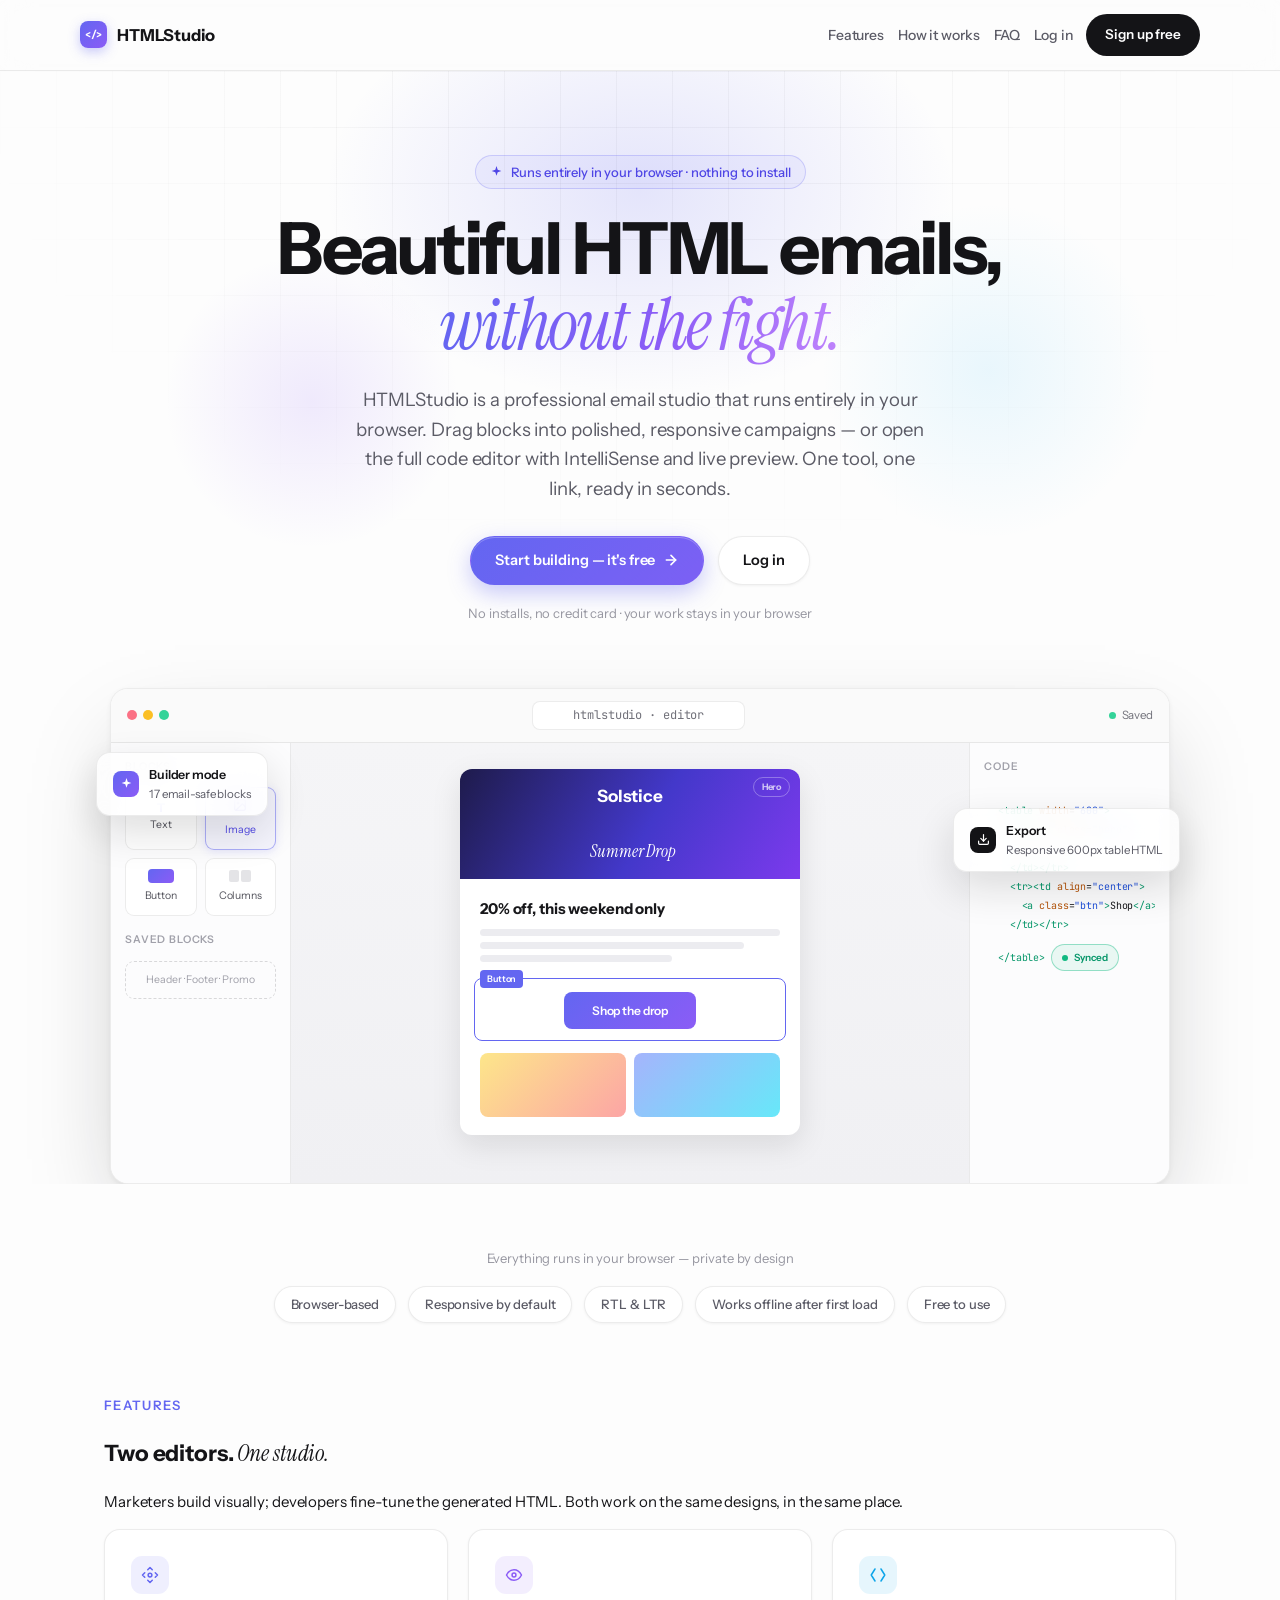
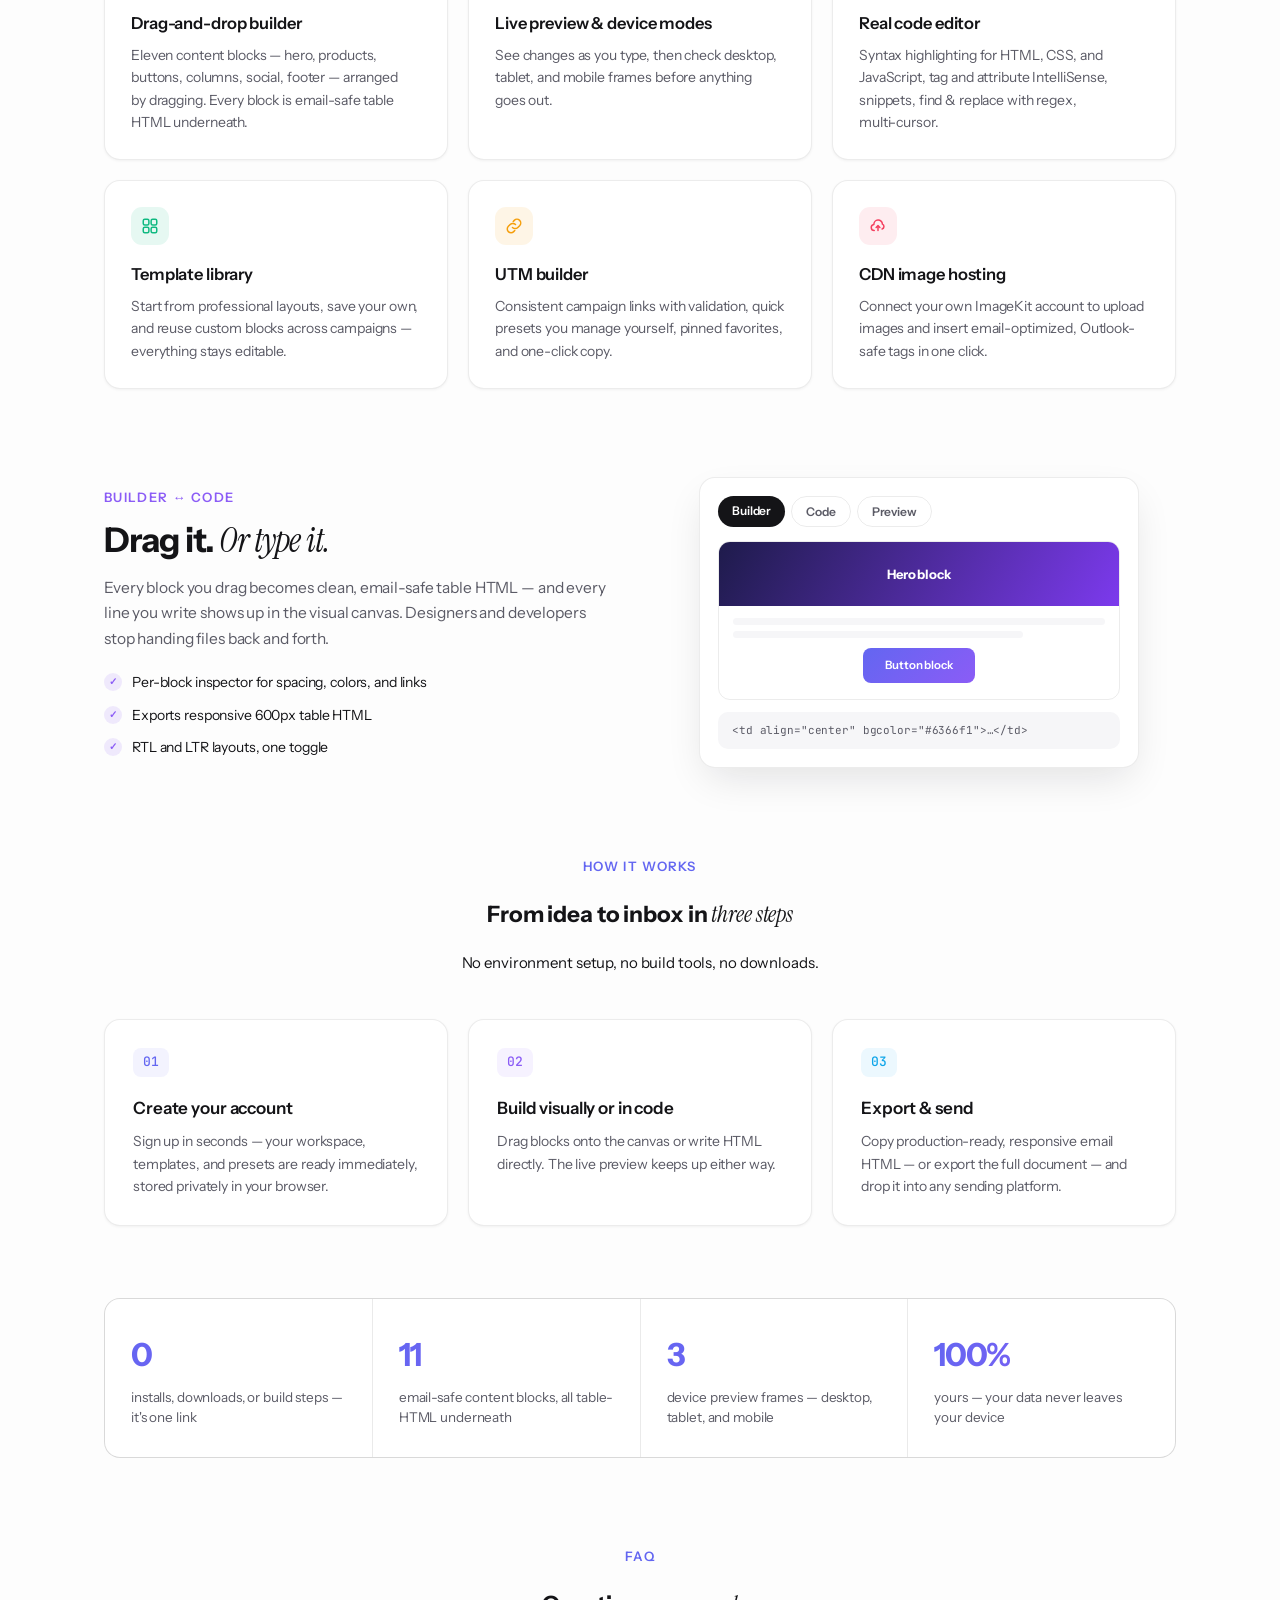
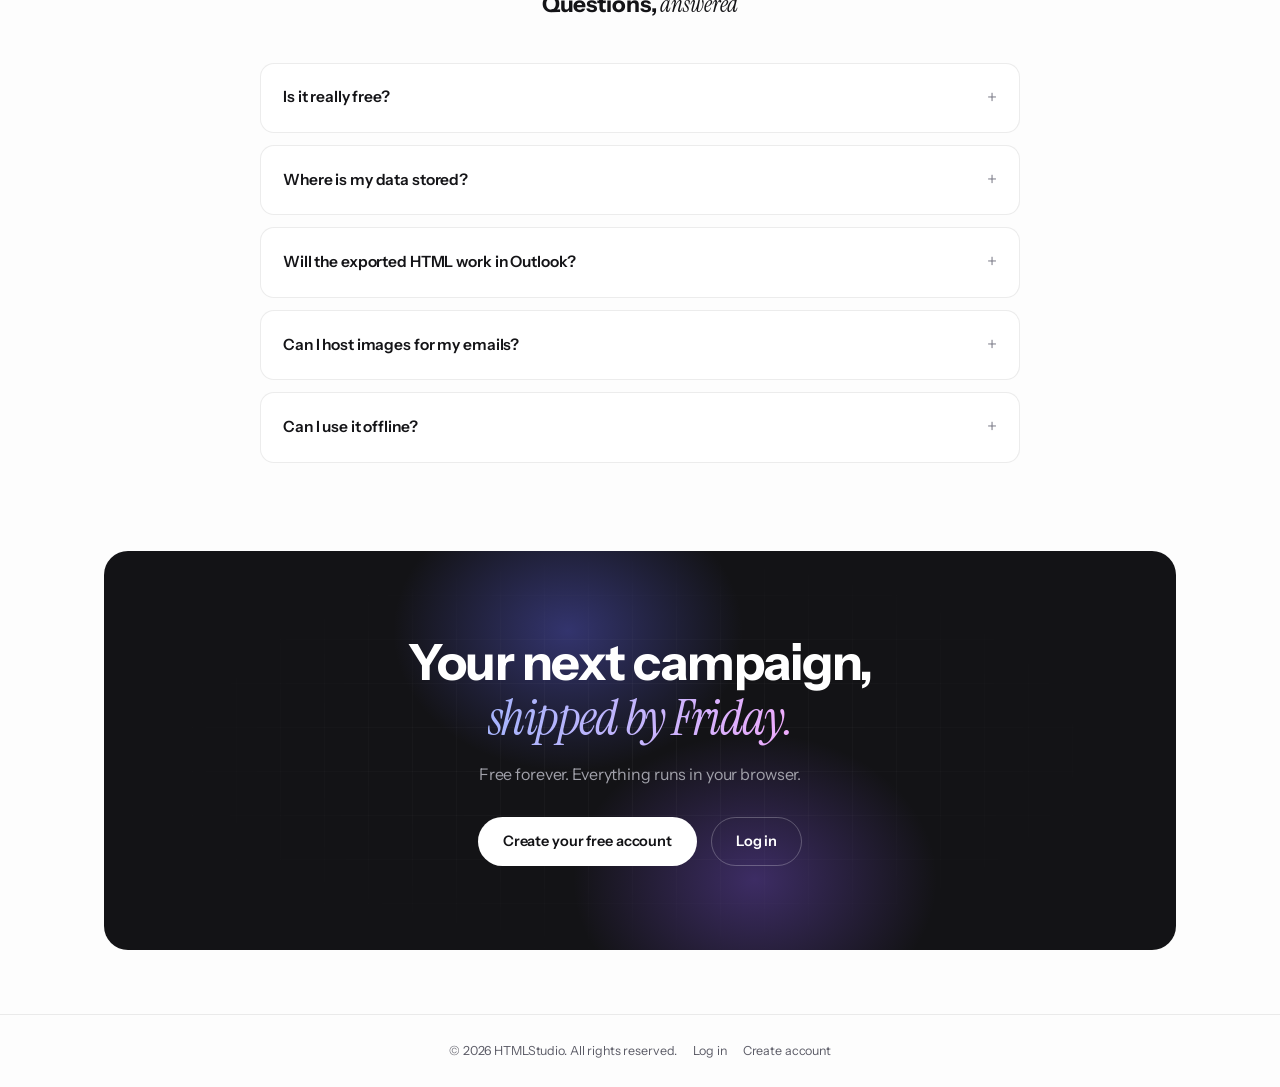
<file: WebApp/index.html>
<!DOCTYPE html>
<html lang="en" data-theme="light">
<head>
<meta charset="UTF-8">
<meta name="viewport" content="width=device-width, initial-scale=1.0">
<meta name="color-scheme" content="light">
<title>HTMLStudio — Email design studio</title>
<meta name="description" content="Design, code, and ship beautiful emails right in your browser. Drag-and-drop builder, real code editor, live preview, template library, and UTM tracking — nothing to install.">
<link rel="canonical" href="https://aurora-html-editor.vercel.app/">
<meta name="theme-color" content="#6366f1">
<meta name="robots" content="index, follow">
<meta property="og:type" content="website">
<meta property="og:site_name" content="HTMLStudio">
<meta property="og:title" content="HTMLStudio — Email design studio">
<meta property="og:description" content="Design, code, and ship beautiful emails right in your browser. Drag-and-drop builder, real code editor, live preview, template library, and UTM tracking — nothing to install.">
<meta property="og:url" content="https://aurora-html-editor.vercel.app/">
<meta name="twitter:card" content="summary_large_image">
<meta name="twitter:title" content="HTMLStudio — Email design studio">
<meta name="twitter:description" content="Design, code, and ship beautiful emails right in your browser — drag-and-drop builder, real code editor, live preview, and UTM tracking.">
<link rel="icon" href="data:image/svg+xml,%3Csvg xmlns='http://www.w3.org/2000/svg' viewBox='0 0 32 32'%3E%3Crect width='32' height='32' rx='7' fill='%236366f1'/%3E%3Ctext x='16' y='22' font-family='system-ui,sans-serif' font-size='17' font-weight='700' fill='white' text-anchor='middle'%3EH%3C/text%3E%3C/svg%3E">
<link rel="stylesheet" href="aurora.css">
<script src="datastore.js"></script>
<script src="auth.js"></script>
<style>
  /* Landing commits to the light, premium HTMLStudio look. */
  body { overflow-x: hidden; }

  /* ---------- Hero ---------- */
  .hero {
    position: relative; overflow: hidden; padding: 84px 24px 0;
  }
  .hero-bg { position: absolute; inset: 0; pointer-events: none; }
  .hero-bg .glow-a {
    position: absolute; top: -180px; left: 50%; transform: translateX(-50%);
    width: 900px; height: 600px;
    background: radial-gradient(closest-side, rgba(99, 102, 241, 0.16), transparent 70%);
  }
  .hero-bg .glow-b {
    position: absolute; top: 120px; left: 8%; width: 420px; height: 420px;
    background: radial-gradient(closest-side, rgba(139, 92, 246, 0.12), transparent 70%);
  }
  .hero-bg .glow-c {
    position: absolute; top: 60px; right: 4%; width: 480px; height: 480px;
    background: radial-gradient(closest-side, rgba(56, 189, 248, 0.10), transparent 70%);
  }
  .hero-bg .grid-lines {
    position: absolute; inset: 0;
    background-image:
      linear-gradient(rgba(19, 19, 22, 0.035) 1px, transparent 1px),
      linear-gradient(90deg, rgba(19, 19, 22, 0.035) 1px, transparent 1px);
    background-size: 56px 56px;
    mask-image: radial-gradient(ellipse 70% 60% at 50% 0%, #000 30%, transparent 75%);
    -webkit-mask-image: radial-gradient(ellipse 70% 60% at 50% 0%, #000 30%, transparent 75%);
  }
  .hero-inner { position: relative; max-width: 880px; margin: 0 auto; text-align: center; }
  .hero-badge {
    display: inline-flex; align-items: center; gap: 8px;
    padding: 6px 14px; border-radius: 999px;
    border: 1px solid rgba(99, 102, 241, 0.25); background: rgba(99, 102, 241, 0.06);
    font-size: 13px; font-weight: 500; color: var(--accent-hover);
    animation: fade-up 0.7s 0.05s both;
  }
  .hero h1 {
    font-size: clamp(40px, 6.4vw, 72px); line-height: 1.04; letter-spacing: -0.035em;
    font-weight: 700; margin: 22px 0 0; animation: fade-up 0.7s 0.12s both;
  }
  .hero .lede {
    max-width: 580px; margin: 22px auto 0;
    font-size: clamp(16px, 2vw, 18.5px); line-height: 1.6; color: var(--fg-dim);
    text-wrap: pretty; animation: fade-up 0.7s 0.2s both;
  }
  .hero-ctas {
    display: flex; gap: 14px; justify-content: center; margin-top: 32px; flex-wrap: wrap;
    animation: fade-up 0.7s 0.28s both;
  }
  .hero .fine { margin-top: 18px; font-size: 13px; color: var(--fg-faint); animation: fade-up 0.7s 0.34s both; }

  @keyframes fade-up { from { opacity: 0; transform: translateY(26px); } to { opacity: 1; transform: translateY(0); } }
  @keyframes float-a { 0%, 100% { transform: translateY(0); } 50% { transform: translateY(-12px); } }
  @keyframes float-b { 0%, 100% { transform: translateY(0) rotate(-1.5deg); } 50% { transform: translateY(10px) rotate(-1.5deg); } }
  @keyframes pulse-dot { 0%, 100% { opacity: 1; } 50% { opacity: 0.35; } }

  /* ---------- Hero product mockup (pure HTML/CSS, mirrors the real editor) ---------- */
  .mock-wrap { position: relative; max-width: 1060px; margin: 64px auto 0; animation: fade-up 0.9s 0.4s both; }
  .mock-underglow {
    position: absolute; left: 50%; bottom: -40px; transform: translateX(-50%);
    width: 80%; height: 200px; filter: blur(20px);
    background: radial-gradient(closest-side, rgba(99, 102, 241, 0.28), transparent 72%);
  }
  .chip {
    position: absolute; z-index: 3; display: flex; align-items: center; gap: 10px;
    background: rgba(255, 255, 255, 0.85); backdrop-filter: blur(12px); -webkit-backdrop-filter: blur(12px);
    border: 1px solid var(--border); border-radius: 14px; padding: 12px 16px;
    box-shadow: 0 16px 40px rgba(19, 19, 22, 0.14);
  }
  .chip-l { top: 64px; left: -14px; animation: float-a 6s ease-in-out infinite; }
  .chip-r { top: 120px; right: -10px; animation: float-b 7s ease-in-out infinite; }
  .chip .chip-ico {
    width: 26px; height: 26px; border-radius: 8px; flex: none;
    display: grid; place-items: center;
  }
  .chip b { display: block; font-size: 12.5px; font-weight: 600; }
  .chip small { display: block; font-size: 11.5px; color: var(--fg-dim); }
  .mock-window {
    position: relative; z-index: 2; border-radius: 18px; border: 1px solid var(--border);
    background: #fff; overflow: hidden;
    box-shadow: 0 40px 90px -20px rgba(19, 19, 22, 0.25), 0 2px 6px rgba(19, 19, 22, 0.06);
  }
  .mock-titlebar {
    display: flex; align-items: center; gap: 10px; padding: 12px 16px;
    border-bottom: 1px solid var(--border); background: #fafafa;
  }
  .mock-titlebar .lights { display: flex; gap: 6px; }
  .mock-titlebar .lights span { width: 10px; height: 10px; border-radius: 50%; }
  .mock-url {
    flex: 1; display: flex; justify-content: center;
  }
  .mock-url span {
    font-size: 12px; color: #71717a; background: #fff; border: 1px solid var(--border);
    border-radius: 8px; padding: 4px 40px; font-family: var(--code-font);
  }
  .mock-saved { display: flex; align-items: center; gap: 6px; font-size: 11.5px; color: #71717a; }
  .mock-saved i { width: 7px; height: 7px; border-radius: 50%; background: #34d399; animation: pulse-dot 2s infinite; }
  .mock-body { display: grid; grid-template-columns: 180px 1fr 200px; min-height: 440px; }
  .mock-rail { border-right: 1px solid var(--border); padding: 16px 14px; background: #fcfcfd; }
  .mock-rail-r { border-right: 0; border-left: 1px solid var(--border); }
  .rail-label {
    font-size: 10.5px; font-weight: 600; letter-spacing: 0.08em; text-transform: uppercase;
    color: #a1a1aa; margin-bottom: 12px;
  }
  .block-grid { display: grid; grid-template-columns: 1fr 1fr; gap: 8px; }
  .block-tile {
    border: 1px solid var(--border); border-radius: 9px; padding: 10px 6px;
    text-align: center; font-size: 10.5px; color: #52525b; background: #fff;
  }
  .block-tile.sel {
    border-color: rgba(99, 102, 241, 0.5); color: var(--accent-hover);
    background: rgba(99, 102, 241, 0.05); box-shadow: 0 2px 8px rgba(99, 102, 241, 0.15);
  }
  .mock-canvas {
    background: linear-gradient(180deg, #f5f5f7, #f0f0f3);
    display: flex; justify-content: center; padding: 26px 20px;
  }
  .email-card {
    width: 340px; max-width: 100%; background: #fff; border-radius: 12px; height: fit-content;
    box-shadow: 0 10px 30px rgba(19, 19, 22, 0.1); overflow: hidden;
  }
  .email-hero {
    height: 110px; position: relative; display: grid; place-items: center;
    background: linear-gradient(120deg, #1e1b4b, #4338ca 55%, #7c3aed);
    color: #fff; font-weight: 700; font-size: 17px; letter-spacing: -0.01em;
  }
  .email-hero .tag {
    position: absolute; top: 8px; right: 10px; font-size: 9px; color: rgba(255,255,255,0.7);
    border: 1px solid rgba(255,255,255,0.3); border-radius: 999px; padding: 2px 8px;
  }
  .bar { height: 7px; border-radius: 4px; background: #ececf0; margin-bottom: 6px; }
  .email-btn-row { padding: 14px 20px 6px; position: relative; }
  .sel-outline {
    position: absolute; inset: 8px 14px 0; border: 1.5px solid var(--accent);
    border-radius: 8px; pointer-events: none;
  }
  .sel-label {
    position: absolute; top: 0; left: 20px; background: var(--accent); color: #fff;
    font-size: 9px; font-weight: 600; border-radius: 4px; padding: 2px 7px;
  }
  .email-btn {
    width: 132px; margin: 8px auto 6px; padding: 9px 0; text-align: center; border-radius: 8px;
    background: var(--grad); color: #fff; font-size: 12px; font-weight: 600;
  }
  .mock-code { font-family: var(--code-font); font-size: 10px; line-height: 1.9; padding: 14px; overflow: hidden; white-space: nowrap; }
  .mock-code .t { color: #059669; }
  .mock-code .a { color: #b45309; }
  .mock-code .v { color: #1d4ed8; }
  .mock-code .c { color: #a1a1aa; }
  .synced {
    margin-top: 10px; display: inline-flex; align-items: center; gap: 6px;
    font-size: 10px; font-weight: 600; color: #059669;
    border: 1px solid rgba(16, 185, 129, 0.4); background: rgba(16, 185, 129, 0.08);
    border-radius: 999px; padding: 3px 10px; font-family: var(--ui-font);
  }
  .synced i { width: 6px; height: 6px; border-radius: 50%; background: #10b981; }

  /* ---------- Pills strip ---------- */
  .pills-strip {
    max-width: 1120px; margin: 64px auto 0; padding: 0 24px; text-align: center;
  }
  .pills-strip .cap { font-size: 13px; color: var(--fg-faint); margin-bottom: 18px; }
  .pills-strip .row { display: flex; gap: 10px 12px; flex-wrap: wrap; justify-content: center; }
  .pill {
    border: 1px solid var(--border); border-radius: 999px; padding: 7px 16px;
    background: var(--panel); font-size: 13px; font-weight: 500; color: var(--fg-dim);
    box-shadow: var(--shadow-sm); white-space: nowrap;
  }

  /* ---------- Features ---------- */
  .feat-grid { display: grid; grid-template-columns: repeat(auto-fit, minmax(300px, 1fr)); gap: 20px; }
  .feat {
    background: var(--panel); border: 1px solid var(--border); border-radius: 16px; padding: 26px;
    box-shadow: var(--shadow-sm);
    transition: transform 0.25s ease, box-shadow 0.25s ease;
  }
  .feat:hover { transform: translateY(-4px); box-shadow: 0 16px 36px rgba(19, 19, 22, 0.1); }
  .feat .ico {
    width: 38px; height: 38px; border-radius: 11px; margin-bottom: 16px;
    display: flex; align-items: center; justify-content: center;
  }
  .feat .ico svg { width: 18px; height: 18px; }
  .feat h3 { margin: 0 0 7px; font-size: 16.5px; font-weight: 600; }
  .feat p { margin: 0; font-size: 14px; color: var(--fg-dim); line-height: 1.6; text-wrap: pretty; }

  /* ---------- Showcase row ---------- */
  .showcase {
    display: grid; grid-template-columns: repeat(auto-fit, minmax(320px, 1fr));
    gap: 44px; align-items: center; margin-top: 88px;
  }
  .showcase h3 {
    font-size: clamp(26px, 3vw, 34px); letter-spacing: -0.025em; font-weight: 700;
    line-height: 1.15; margin: 12px 0 14px;
  }
  .showcase .body { font-size: 15.5px; line-height: 1.65; color: var(--fg-dim); margin: 0 0 20px; text-wrap: pretty; }
  .check-list { display: flex; flex-direction: column; gap: 10px; font-size: 14px; color: var(--fg); }
  .check-list div { display: flex; gap: 10px; align-items: center; }
  .check-list .ck {
    width: 18px; height: 18px; border-radius: 50%; flex: none;
    background: rgba(139, 92, 246, 0.12); color: var(--accent-2);
    display: grid; place-items: center; font-size: 10px; font-weight: 700;
  }
  .showcase-art { position: relative; }
  .showcase-art .halo {
    /* Vertical bleed only — horizontal bleed caused page-level x-overflow
       on narrow screens (the section has no clipping ancestor). */
    position: absolute; inset: -30px 0;
    background: radial-gradient(closest-side, rgba(139, 92, 246, 0.14), transparent 70%);
  }

  /* ---------- Steps ---------- */
  .steps { display: grid; grid-template-columns: repeat(auto-fit, minmax(260px, 1fr)); gap: 20px; }
  .step {
    background: var(--panel); border: 1px solid var(--border); border-radius: 16px; padding: 28px;
    box-shadow: var(--shadow-sm);
  }
  .step .num {
    font-family: var(--code-font); font-size: 13px; font-weight: 500;
    border-radius: 8px; width: fit-content; padding: 4px 10px; margin-bottom: 18px;
  }
  .step h3 { margin: 0 0 8px; font-size: 17px; font-weight: 600; }
  .step p { margin: 0; font-size: 14px; color: var(--fg-dim); line-height: 1.6; text-wrap: pretty; }

  /* ---------- Facts band ---------- */
  .facts {
    margin-top: 72px; display: flex; flex-wrap: wrap; gap: 1px;
    background: var(--border); border: 1px solid var(--border);
    border-radius: 16px; overflow: hidden;
  }
  .fact { flex: 1 1 220px; background: var(--panel); padding: 30px 26px; }
  .fact .big {
    font-size: 32px; font-weight: 700; letter-spacing: -0.03em;
    background: linear-gradient(120deg, var(--accent), var(--accent-2));
    -webkit-background-clip: text; background-clip: text; color: transparent;
  }
  .fact .cap { font-size: 13.5px; color: var(--fg-dim); margin-top: 6px; line-height: 1.5; }

  /* ---------- FAQ ---------- */
  .faq-wrap { max-width: 760px; margin: 0 auto; }
  .faq-wrap details {
    border: 1px solid var(--border); border-radius: 14px; background: var(--panel);
    padding: 0 22px; margin-bottom: 12px;
  }
  .faq-wrap summary {
    cursor: pointer; font-size: 15.5px; font-weight: 600; padding: 19px 0;
    display: flex; justify-content: space-between; align-items: center; gap: 16px;
    list-style: none;
  }
  .faq-wrap summary::-webkit-details-marker { display: none; }
  .faq-wrap summary .plus { color: var(--fg-faint); font-size: 19px; font-weight: 400; flex: none; transition: transform 0.25s ease; }
  .faq-wrap details[open] summary .plus { transform: rotate(45deg); }
  .faq-wrap details p {
    font-size: 14.5px; line-height: 1.65; color: var(--fg-dim);
    margin: 0; padding: 0 0 20px; text-wrap: pretty;
  }

  /* ---------- CTA band ---------- */
  .cta-band { max-width: 1120px; margin: 88px auto 0; padding: 0 24px; }
  .cta-inner {
    position: relative; border-radius: 24px; overflow: hidden; text-align: center;
    background: #131316; padding: clamp(48px, 7vw, 84px) 32px;
  }
  .cta-inner .fx { position: absolute; inset: 0; pointer-events: none; }
  .cta-inner .fx .g1 {
    position: absolute; top: -120px; left: 20%; width: 500px; height: 400px;
    background: radial-gradient(closest-side, rgba(99, 102, 241, 0.4), transparent 70%);
  }
  .cta-inner .fx .g2 {
    position: absolute; bottom: -140px; right: 15%; width: 520px; height: 420px;
    background: radial-gradient(closest-side, rgba(139, 92, 246, 0.35), transparent 70%);
  }
  .cta-inner .fx .grid-lines {
    position: absolute; inset: 0;
    background-image:
      linear-gradient(rgba(255, 255, 255, 0.04) 1px, transparent 1px),
      linear-gradient(90deg, rgba(255, 255, 255, 0.04) 1px, transparent 1px);
    background-size: 44px 44px;
    mask-image: radial-gradient(ellipse 60% 70% at 50% 50%, #000, transparent 80%);
    -webkit-mask-image: radial-gradient(ellipse 60% 70% at 50% 50%, #000, transparent 80%);
  }
  .cta-inner h2 {
    position: relative; color: #fff; font-size: clamp(30px, 4.4vw, 50px);
    letter-spacing: -0.03em; font-weight: 700; margin: 0 0 16px; line-height: 1.1;
  }
  .cta-inner h2 .serif {
    background: linear-gradient(100deg, #a5b4fc, #c4b5fd, #f0abfc);
    -webkit-background-clip: text; background-clip: text; color: transparent;
  }
  .cta-inner p { position: relative; color: #a1a1aa; font-size: 16px; max-width: 440px; margin: 0 auto 30px; line-height: 1.6; }
  .cta-inner .row { position: relative; display: flex; gap: 14px; justify-content: center; flex-wrap: wrap; }
  .cta-inner .btn-white { background: #fff; color: #131316; }
  .cta-inner .btn-white:hover { transform: translateY(-1px); box-shadow: 0 10px 30px rgba(255, 255, 255, 0.15); }
  .cta-inner .btn-line { border: 1px solid rgba(255, 255, 255, 0.25); color: #fff; background: transparent; box-shadow: none; }
  .cta-inner .btn-line:hover { border-color: rgba(255, 255, 255, 0.6); }

  @media (max-width: 720px) {
    .site-nav .nav-link.hide-sm { display: none; }
    .chip-l { left: 4px; top: 24px; }
    .chip-r { right: 4px; }
    .mock-body { grid-template-columns: 1fr; }
    .mock-rail { display: none; }
  }
</style>
</head>
<body>

<nav class="site-nav sticky">
  <div class="nav-inner">
    <a class="brand" href="index.html"><span class="dot"></span>HTMLStudio</a>
    <span class="grow"></span>
    <a class="nav-link hide-sm" href="#features">Features</a>
    <a class="nav-link hide-sm" href="#how">How it works</a>
    <a class="nav-link hide-sm" href="#faq">FAQ</a>
    <a class="nav-link" href="login.html" id="nav-login">Log in</a>
    <a class="btn btn-dark" href="signup.html" id="nav-signup" style="padding:9px 18px;font-size:13.5px;">Sign up free</a>
  </div>
</nav>

<header class="hero">
  <div class="hero-bg" aria-hidden="true">
    <div class="glow-a"></div><div class="glow-b"></div><div class="glow-c"></div>
    <div class="grid-lines"></div>
  </div>
  <div class="hero-inner">
    <span class="hero-badge">
      <svg width="13" height="13" viewBox="0 0 24 24" fill="currentColor" aria-hidden="true"><path d="M12 2l2.2 6.8L21 11l-6.8 2.2L12 20l-2.2-6.8L3 11l6.8-2.2z"/></svg>
      Runs entirely in your browser · nothing to install
    </span>
    <h1>Beautiful HTML emails,<br><span class="serif grad-text">without the fight.</span></h1>
    <p class="lede">
      HTMLStudio is a professional email studio that runs entirely in your browser.
      Drag blocks into polished, responsive campaigns — or open the full code editor
      with IntelliSense and live preview. One tool, one link, ready in seconds.
    </p>
    <div class="hero-ctas">
      <a class="btn btn-primary" href="signup.html" id="hero-signup">
        Start building — it's free
        <svg viewBox="0 0 24 24" fill="none" stroke="currentColor" stroke-width="2.4" stroke-linecap="round" stroke-linejoin="round" aria-hidden="true"><line x1="5" y1="12" x2="19" y2="12"/><polyline points="12 5 19 12 12 19"/></svg>
      </a>
      <a class="btn btn-ghost" href="login.html" id="hero-login">Log in</a>
    </div>
    <div class="fine">No installs, no credit card · your work stays in your browser</div>
  </div>

  <!-- Product mockup: a faithful, hand-built picture of the editor -->
  <div class="mock-wrap" aria-hidden="true">
    <div class="mock-underglow"></div>

    <div class="chip chip-l">
      <span class="chip-ico" style="background:var(--grad);">
        <svg width="13" height="13" viewBox="0 0 24 24" fill="#fff"><path d="M12 2l2.2 6.8L21 11l-6.8 2.2L12 20l-2.2-6.8L3 11l6.8-2.2z"/></svg>
      </span>
      <span><b>Builder mode</b><small>17 email-safe blocks</small></span>
    </div>
    <div class="chip chip-r">
      <span class="chip-ico" style="background:#131316;">
        <svg width="13" height="13" viewBox="0 0 24 24" fill="none" stroke="#fff" stroke-width="2.2" stroke-linecap="round" stroke-linejoin="round"><path d="M21 15v4a2 2 0 0 1-2 2H5a2 2 0 0 1-2-2v-4"/><polyline points="7 10 12 15 17 10"/><line x1="12" y1="15" x2="12" y2="3"/></svg>
      </span>
      <span><b>Export</b><small>Responsive 600px table HTML</small></span>
    </div>

    <div class="mock-window">
      <div class="mock-titlebar">
        <div class="lights"><span style="background:#fb7185"></span><span style="background:#fbbf24"></span><span style="background:#34d399"></span></div>
        <div class="mock-url"><span>htmlstudio · editor</span></div>
        <div class="mock-saved"><i></i>Saved</div>
      </div>
      <div class="mock-body">
        <div class="mock-rail">
          <div class="rail-label">Blocks</div>
          <div class="block-grid">
            <div class="block-tile"><div style="height:14px;display:grid;place-items:center;margin-bottom:5px;color:var(--accent);font-weight:700;font-size:12px;">T</div>Text</div>
            <div class="block-tile sel">
              <svg style="margin-bottom:4px" width="14" height="14" viewBox="0 0 24 24" fill="none" stroke="currentColor" stroke-width="2" stroke-linecap="round"><rect x="3" y="3" width="18" height="18" rx="2"/><circle cx="8.5" cy="8.5" r="1.5"/><path d="M21 15l-5-5L5 21"/></svg><br>Image
            </div>
            <div class="block-tile"><div style="height:14px;margin:0 auto 5px;width:26px;border-radius:4px;background:var(--grad);"></div>Button</div>
            <div class="block-tile"><div style="height:14px;display:flex;align-items:center;gap:2px;justify-content:center;margin-bottom:5px;"><span style="width:10px;height:12px;background:#e4e4e7;border-radius:2px;"></span><span style="width:10px;height:12px;background:#e4e4e7;border-radius:2px;"></span></div>Columns</div>
          </div>
          <div class="rail-label" style="margin-top:16px;">Saved blocks</div>
          <div style="border:1px dashed rgba(19,19,22,0.15);border-radius:9px;padding:10px;font-size:10.5px;color:#a1a1aa;text-align:center;">Header · Footer · Promo</div>
        </div>
        <div class="mock-canvas">
          <div class="email-card">
            <div class="email-hero">Solstice <span class="serif" style="margin-left:6px;">Summer Drop</span><span class="tag">Hero</span></div>
            <div style="padding:18px 20px 8px;">
              <div style="font-size:15px;font-weight:700;color:#18181b;margin-bottom:8px;">20% off, this weekend only</div>
              <div class="bar"></div>
              <div class="bar" style="width:88%;"></div>
              <div class="bar" style="width:64%;margin-bottom:0;"></div>
            </div>
            <div class="email-btn-row">
              <div class="sel-outline"></div><div class="sel-label">Button</div>
              <div class="email-btn">Shop the drop</div>
            </div>
            <div style="padding:12px 20px 18px;display:flex;gap:8px;">
              <div style="flex:1;height:64px;border-radius:8px;background:linear-gradient(135deg,#fde68a,#fca5a5);"></div>
              <div style="flex:1;height:64px;border-radius:8px;background:linear-gradient(135deg,#a5b4fc,#67e8f9);"></div>
            </div>
          </div>
        </div>
        <div class="mock-rail mock-rail-r">
          <div class="rail-label">Code</div>
          <div class="mock-code">
            <span class="t">&lt;table</span> <span class="a">width</span>=<span class="v">"600"</span><span class="t">&gt;</span><br>
            &nbsp;&nbsp;<span class="t">&lt;tr&gt;&lt;td</span> <span class="a">class</span>=<span class="v">"hero"</span><span class="t">&gt;</span><br>
            &nbsp;&nbsp;&nbsp;&nbsp;<span class="c">…</span><br>
            &nbsp;&nbsp;<span class="t">&lt;/td&gt;&lt;/tr&gt;</span><br>
            &nbsp;&nbsp;<span class="t">&lt;tr&gt;&lt;td</span> <span class="a">align</span>=<span class="v">"center"</span><span class="t">&gt;</span><br>
            &nbsp;&nbsp;&nbsp;&nbsp;<span class="t">&lt;a</span> <span class="a">class</span>=<span class="v">"btn"</span><span class="t">&gt;</span>Shop<span class="t">&lt;/a&gt;</span><br>
            &nbsp;&nbsp;<span class="t">&lt;/td&gt;&lt;/tr&gt;</span><br>
            <span class="t">&lt;/table&gt;</span>
            <div class="synced"><i></i>Synced</div>
          </div>
        </div>
      </div>
    </div>
  </div>
</header>

<div class="pills-strip" data-reveal>
  <div class="cap">Everything runs in your browser — private by design</div>
  <div class="row" aria-label="Highlights">
    <span class="pill">Browser-based</span>
    <span class="pill">Responsive by default</span>
    <span class="pill">RTL &amp; LTR</span>
    <span class="pill">Works offline after first load</span>
    <span class="pill">Free to use</span>
  </div>
</div>

<section class="section" id="features">
  <div data-reveal>
    <p class="kicker">Features</p>
    <h2>Two editors. <span class="serif">One studio.</span></h2>
    <p class="section-sub">
      Marketers build visually; developers fine-tune the generated HTML.
      Both work on the same designs, in the same place.
    </p>
  </div>
  <div class="feat-grid">
    <div class="feat" data-reveal>
      <span class="ico" style="background:rgba(99,102,241,0.1);color:var(--accent);">
        <svg viewBox="0 0 24 24" fill="none" stroke="currentColor" stroke-width="2" stroke-linecap="round" stroke-linejoin="round"><path d="M5 9l-3 3 3 3"/><path d="M9 5l3-3 3 3"/><path d="M15 19l-3 3-3-3"/><path d="M19 9l3 3-3 3"/><circle cx="12" cy="12" r="2.5"/></svg>
      </span>
      <h3>Drag-and-drop builder</h3>
      <p>Eleven content blocks — hero, products, buttons, columns, social, footer — arranged by dragging. Every block is email-safe table HTML underneath.</p>
    </div>
    <div class="feat" data-reveal>
      <span class="ico" style="background:rgba(139,92,246,0.1);color:var(--accent-2);">
        <svg viewBox="0 0 24 24" fill="none" stroke="currentColor" stroke-width="2" stroke-linecap="round" stroke-linejoin="round"><path d="M2 12s3.6-7 10-7 10 7 10 7-3.6 7-10 7-10-7-10-7z"/><circle cx="12" cy="12" r="2.6"/></svg>
      </span>
      <h3>Live preview &amp; device modes</h3>
      <p>See changes as you type, then check desktop, tablet, and mobile frames before anything goes out.</p>
    </div>
    <div class="feat" data-reveal>
      <span class="ico" style="background:rgba(14,165,233,0.1);color:#0ea5e9;">
        <svg viewBox="0 0 24 24" fill="none" stroke="currentColor" stroke-width="2" stroke-linecap="round" stroke-linejoin="round"><path d="M8 4l-5 8 5 8M16 4l5 8-5 8"/></svg>
      </span>
      <h3>Real code editor</h3>
      <p>Syntax highlighting for HTML, CSS, and JavaScript, tag and attribute IntelliSense, snippets, find &amp; replace with regex, multi-cursor.</p>
    </div>
    <div class="feat" data-reveal>
      <span class="ico" style="background:rgba(16,185,129,0.1);color:var(--live);">
        <svg viewBox="0 0 24 24" fill="none" stroke="currentColor" stroke-width="2" stroke-linecap="round" stroke-linejoin="round"><rect x="3" y="3" width="7.5" height="7.5" rx="2"/><rect x="13.5" y="3" width="7.5" height="7.5" rx="2"/><rect x="3" y="13.5" width="7.5" height="7.5" rx="2"/><rect x="13.5" y="13.5" width="7.5" height="7.5" rx="2"/></svg>
      </span>
      <h3>Template library</h3>
      <p>Start from professional layouts, save your own, and reuse custom blocks across campaigns — everything stays editable.</p>
    </div>
    <div class="feat" data-reveal>
      <span class="ico" style="background:rgba(245,158,11,0.1);color:var(--warn);">
        <svg viewBox="0 0 24 24" fill="none" stroke="currentColor" stroke-width="2" stroke-linecap="round"><path d="M10 14a5 5 0 007.1 0l2.4-2.4a5 5 0 00-7.1-7.1L11 5.9M14 10a5 5 0 00-7.1 0l-2.4 2.4a5 5 0 007.1 7.1L13 18.1"/></svg>
      </span>
      <h3>UTM builder</h3>
      <p>Consistent campaign links with validation, quick presets you manage yourself, pinned favorites, and one-click copy.</p>
    </div>
    <div class="feat" data-reveal>
      <span class="ico" style="background:rgba(244,63,94,0.09);color:var(--danger);">
        <svg viewBox="0 0 24 24" fill="none" stroke="currentColor" stroke-width="2" stroke-linecap="round" stroke-linejoin="round"><path d="M7 18a4 4 0 01-.5-7.97A5.5 5.5 0 0117.9 9.5 3.5 3.5 0 0117.5 16"/><path d="M12 12v6M9.5 14l2.5-2.5L14.5 14"/></svg>
      </span>
      <h3>CDN image hosting</h3>
      <p>Connect your own ImageKit account to upload images and insert email-optimized, Outlook-safe tags in one click.</p>
    </div>
  </div>

  <!-- Showcase: builder ↔ code sync -->
  <div class="showcase" data-reveal>
    <div>
      <p class="kicker" style="color:var(--accent-2);">Builder ↔ Code</p>
      <h3>Drag it. <span class="serif">Or type it.</span></h3>
      <p class="body">
        Every block you drag becomes clean, email-safe table HTML — and every line you
        write shows up in the visual canvas. Designers and developers stop handing
        files back and forth.
      </p>
      <div class="check-list">
        <div><span class="ck">✓</span>Per-block inspector for spacing, colors, and links</div>
        <div><span class="ck">✓</span>Exports responsive 600px table HTML</div>
        <div><span class="ck">✓</span>RTL and LTR layouts, one toggle</div>
      </div>
    </div>
    <div class="showcase-art">
      <div class="halo"></div>
      <div style="position:relative;border:1px solid var(--border);border-radius:16px;background:var(--panel);box-shadow:var(--shadow);padding:18px;max-width:440px;margin:0 auto;">
        <div style="display:flex;gap:6px;margin-bottom:14px;">
          <span style="font-size:12px;font-weight:600;padding:5px 14px;border-radius:999px;background:var(--fg);color:var(--bg);">Builder</span>
          <span style="font-size:12px;font-weight:600;padding:5px 14px;border-radius:999px;border:1px solid var(--border);color:var(--fg-dim);">Code</span>
          <span style="font-size:12px;font-weight:600;padding:5px 14px;border-radius:999px;border:1px solid var(--border);color:var(--fg-dim);">Preview</span>
        </div>
        <div style="border:1px solid var(--border);border-radius:12px;overflow:hidden;">
          <div style="height:64px;background:linear-gradient(120deg,#1e1b4b,#7c3aed);display:grid;place-items:center;color:#fff;font-size:13px;font-weight:700;">Hero block</div>
          <div style="padding:12px 14px;">
            <div class="bar" style="background:var(--field);"></div>
            <div class="bar" style="background:var(--field);width:78%;"></div>
            <div style="width:112px;margin:10px auto 4px;padding:8px 0;text-align:center;border-radius:8px;background:var(--grad);color:#fff;font-size:11.5px;font-weight:600;">Button block</div>
          </div>
        </div>
        <div style="margin-top:12px;font-family:var(--code-font);font-size:11px;color:var(--fg-dim);background:var(--field);border-radius:10px;padding:10px 14px;overflow:hidden;white-space:nowrap;">
          &lt;td align="center" bgcolor="#6366f1"&gt;…&lt;/td&gt;
        </div>
      </div>
    </div>
  </div>
</section>

<section class="section" id="how" style="padding-top:88px;">
  <div data-reveal style="text-align:center;max-width:560px;margin:0 auto 44px;">
    <p class="kicker">How it works</p>
    <h2>From idea to inbox in <span class="serif">three steps</span></h2>
    <p class="section-sub" style="margin-bottom:0;">No environment setup, no build tools, no downloads.</p>
  </div>
  <div class="steps">
    <div class="step" data-reveal>
      <div class="num" style="color:var(--accent);background:rgba(99,102,241,0.08);">01</div>
      <h3>Create your account</h3>
      <p>Sign up in seconds — your workspace, templates, and presets are ready immediately, stored privately in your browser.</p>
    </div>
    <div class="step" data-reveal>
      <div class="num" style="color:var(--accent-2);background:rgba(139,92,246,0.08);">02</div>
      <h3>Build visually or in code</h3>
      <p>Drag blocks onto the canvas or write HTML directly. The live preview keeps up either way.</p>
    </div>
    <div class="step" data-reveal>
      <div class="num" style="color:#0ea5e9;background:rgba(14,165,233,0.08);">03</div>
      <h3>Export &amp; send</h3>
      <p>Copy production-ready, responsive email HTML — or export the full document — and drop it into any sending platform.</p>
    </div>
  </div>

  <div class="facts" data-reveal>
    <div class="fact"><div class="big">0</div><div class="cap">installs, downloads, or build steps — it's one link</div></div>
    <div class="fact"><div class="big">11</div><div class="cap">email-safe content blocks, all table-HTML underneath</div></div>
    <div class="fact"><div class="big">3</div><div class="cap">device preview frames — desktop, tablet, and mobile</div></div>
    <div class="fact"><div class="big">100%</div><div class="cap">yours — your data never leaves your device</div></div>
  </div>
</section>

<section class="section" id="faq" style="padding-top:88px;">
  <div data-reveal style="text-align:center;margin-bottom:40px;">
    <p class="kicker">FAQ</p>
    <h2>Questions, <span class="serif">answered</span></h2>
  </div>
  <div class="faq-wrap" data-reveal>
    <details>
      <summary>Is it really free?<span class="plus">+</span></summary>
      <p>Yes — HTMLStudio is free to use. There's no paid tier, no locked features, and no credit card required. Just create an account and start building.</p>
    </details>
    <details>
      <summary>Where is my data stored?<span class="plus">+</span></summary>
      <p>In your own browser. Accounts, templates, saved blocks, and UTM presets live in local storage on your device — nothing is sent to a server. That means your work is private by default, but it also doesn't sync between devices.</p>
    </details>
    <details>
      <summary>Will the exported HTML work in Outlook?<span class="plus">+</span></summary>
      <p>The builder generates classic table-based HTML — the format email clients have rendered reliably for decades — and exports a responsive 600px layout you can paste into any sending platform.</p>
    </details>
    <details>
      <summary>Can I host images for my emails?<span class="plus">+</span></summary>
      <p>Yes — connect your own ImageKit account and the editor uploads images to your CDN and inserts email-optimized, Outlook-safe image tags in one click. See the repo's <code>Server/imagekit-auth</code> folder for the small auth worker it needs.</p>
    </details>
    <details>
      <summary>Can I use it offline?<span class="plus">+</span></summary>
      <p>After the first load, the editor works offline — everything it needs runs client-side in the tab.</p>
    </details>
  </div>
</section>

<div class="cta-band" data-reveal>
  <div class="cta-inner">
    <div class="fx"><div class="g1"></div><div class="g2"></div><div class="grid-lines"></div></div>
    <h2>Your next campaign,<br><span class="serif">shipped by Friday.</span></h2>
    <p>Free forever. Everything runs in your browser.</p>
    <div class="row">
      <a class="btn btn-white" href="signup.html" id="cta-signup">Create your free account</a>
      <a class="btn btn-line" href="login.html">Log in</a>
    </div>
  </div>
</div>

<footer class="site-footer">
  <span>© 2026 HTMLStudio. All rights reserved.</span>
  <a href="login.html">Log in</a>
  <a href="signup.html">Create account</a>
</footer>

<script>
// Signed-in visitors get "Open dashboard" instead of sign-up CTAs.
(function () {
  if (!AuroraAuth.current()) return;
  for (const id of ['nav-signup', 'hero-signup', 'cta-signup']) {
    const el = document.getElementById(id);
    el.textContent = 'Open dashboard';
    el.href = 'dashboard.html';
  }
  const navLogin = document.getElementById('nav-login');
  navLogin.textContent = 'Dashboard';
  navLogin.href = 'dashboard.html';
  document.getElementById('hero-login').href = 'dashboard.html';
  document.getElementById('hero-login').textContent = 'Open dashboard';
})();

// Scroll reveal: hide below-the-fold sections, fade them up on intersect.
(function () {
  if (matchMedia('(prefers-reduced-motion: reduce)').matches) return;
  const els = [...document.querySelectorAll('[data-reveal]')]
    .filter(el => el.getBoundingClientRect().top > innerHeight * 0.92);
  els.forEach(el => el.classList.add('reveal-init'));
  const io = new IntersectionObserver(entries => {
    for (const e of entries) {
      if (!e.isIntersecting) continue;
      e.target.classList.add('reveal-in');
      io.unobserve(e.target);
    }
  }, { threshold: 0.12 });
  els.forEach(el => io.observe(el));
})();
</script>
</body>
</html>
</file>
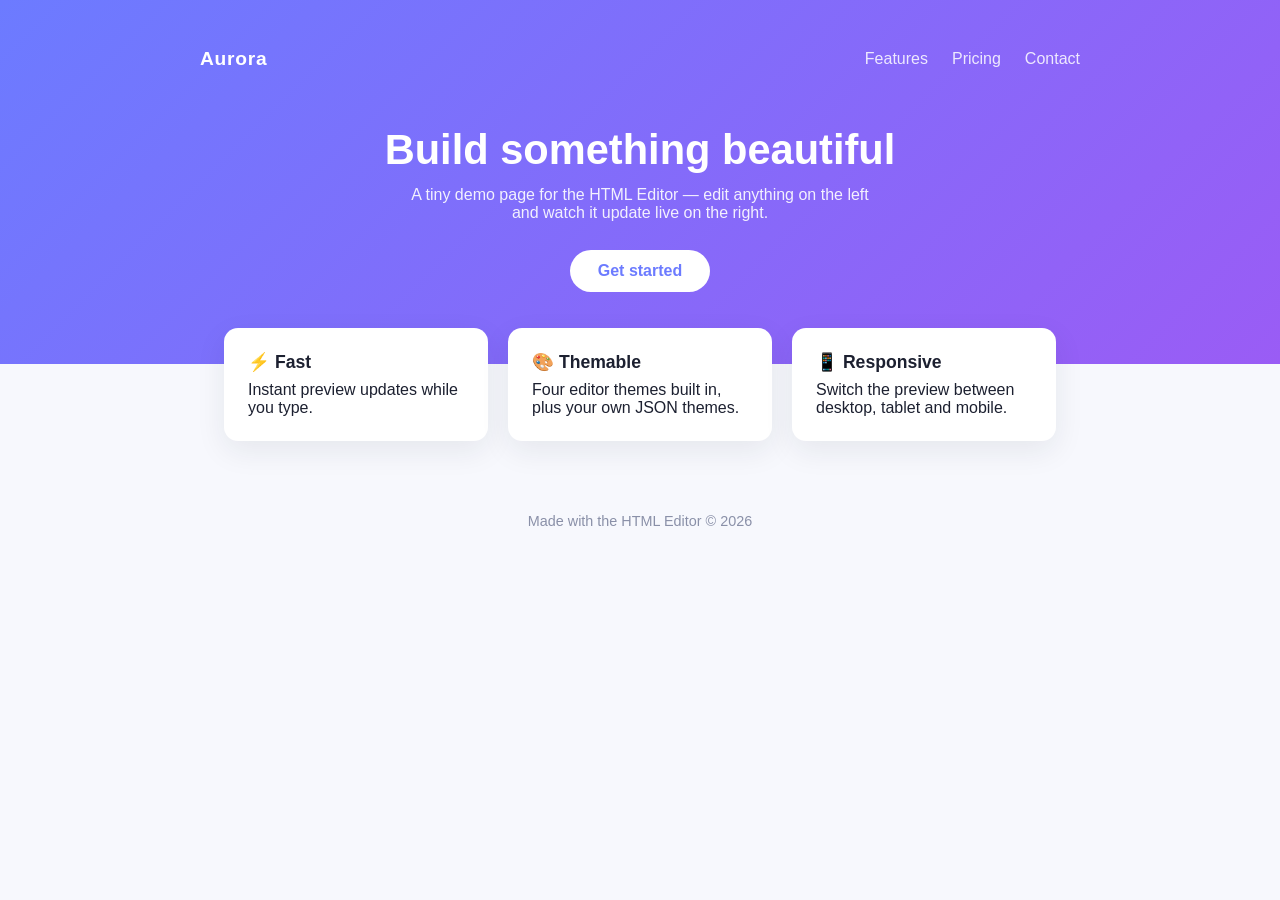
<file: Examples/demo-site/index.html>
<!DOCTYPE html>
<html lang="en">
<head>
    <meta charset="UTF-8">
    <meta name="viewport" content="width=device-width, initial-scale=1.0">
    <title>Aurora — Demo Site</title>
    <link rel="stylesheet" href="styles.css">
</head>
<body>
    <header class="hero">
        <nav>
            <span class="logo">Aurora</span>
            <ul>
                <li><a href="#features">Features</a></li>
                <li><a href="#pricing">Pricing</a></li>
                <li><a href="#contact">Contact</a></li>
            </ul>
        </nav>
        <h1>Build something beautiful</h1>
        <p class="tagline">
            A tiny demo page for the HTML Editor — edit anything on the left
            and watch it update live on the right.
        </p>
        <button id="cta">Get started</button>
    </header>

    <main id="features" class="grid">
        <section class="card">
            <h2>⚡ Fast</h2>
            <p>Instant preview updates while you type.</p>
        </section>
        <section class="card">
            <h2>🎨 Themable</h2>
            <p>Four editor themes built in, plus your own JSON themes.</p>
        </section>
        <section class="card">
            <h2>📱 Responsive</h2>
            <p>Switch the preview between desktop, tablet and mobile.</p>
        </section>
    </main>

    <footer id="contact">
        <p>Made with the HTML Editor &copy; 2026</p>
    </footer>

    <script src="script.js"></script>
</body>
</html>
</file>
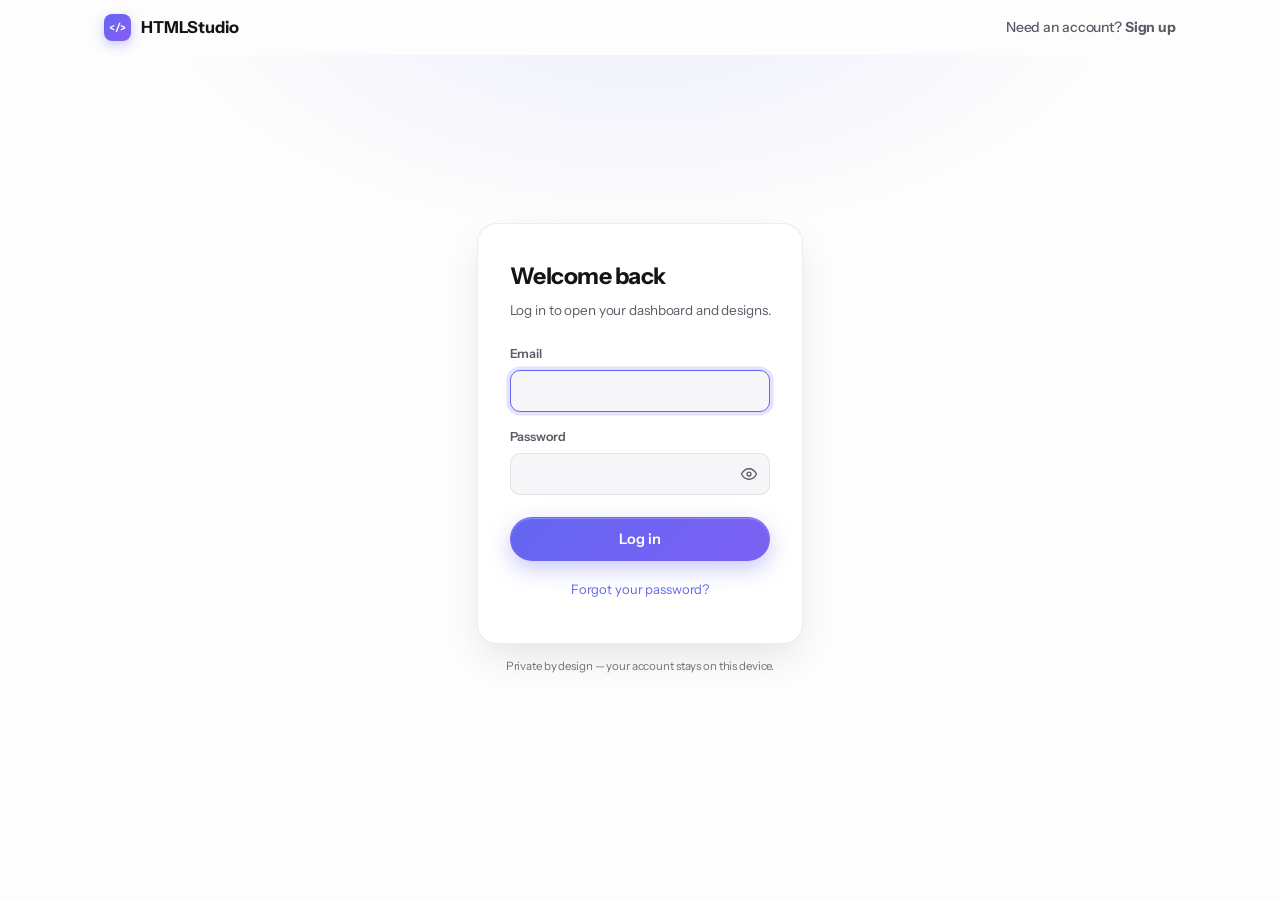
<file: WebApp/dashboard.html>
<!DOCTYPE html>
<html lang="en">
<head>
<meta charset="UTF-8">
<meta name="viewport" content="width=device-width, initial-scale=1.0">
<meta name="color-scheme" content="light dark">
<title>Dashboard — HTMLStudio</title>
<link rel="stylesheet" href="aurora.css">
<script src="datastore.js"></script>
<script src="auth.js"></script>
<script>
  // Apply saved theme before first paint to avoid a flash.
  (function () {
    try {
      const t = localStorage.getItem('aurora-theme');
      if (t === 'dark' || t === 'light') document.documentElement.dataset.theme = t;
    } catch (e) {}
  })();
</script>
</head>
<body>
<nav class="site-nav">
  <a class="brand" href="index.html"><span class="dot"></span>HTMLStudio</a>
  <span class="grow"></span>
  <a class="nav-link" href="editor.html">Open editor</a>
  <button class="btn btn-ghost" id="signout" style="padding:8px 16px;font-size:13px;">Sign out</button>
</nav>

<main class="dash">
  <div class="dash-hero">
    <h1 id="greeting">Welcome</h1>
    <p>Everything you build is saved automatically in this browser.</p>
  </div>

  <div class="stat-row" aria-label="Your workspace at a glance">
    <div class="stat"><div class="num" id="stat-templates">0</div><div class="lbl">Saved templates</div></div>
    <div class="stat"><div class="num" id="stat-blocks">0</div><div class="lbl">Custom blocks</div></div>
    <div class="stat"><div class="num" id="stat-presets">0</div><div class="lbl">UTM presets</div></div>
    <div class="stat"><div class="num" id="stat-tabs">0</div><div class="lbl">Open files</div></div>
  </div>

  <div class="dash-section-label">Create</div>
  <div class="action-grid">
    <a class="action-card" href="editor.html?new=1">
      <span class="ico"><svg viewBox="0 0 24 24" fill="none" stroke="currentColor" stroke-width="1.8"><rect x="3" y="4" width="18" height="16" rx="2.5"/><path d="M3 9h18M8 13h4" stroke-linecap="round"/></svg></span>
      <h3>Visual builder</h3>
      <p>Drag-and-drop blocks — hero, products, buttons — no HTML needed.</p>
    </a>
    <a class="action-card" href="editor.html?new=1">
      <span class="ico"><svg viewBox="0 0 24 24" fill="none" stroke="currentColor" stroke-width="1.8"><path d="M8 4l-5 8 5 8M16 4l5 8-5 8" stroke-linecap="round" stroke-linejoin="round"/></svg></span>
      <h3>Code editor</h3>
      <p>Full HTML/CSS/JS editing with IntelliSense and live preview.</p>
    </a>
    <a class="action-card" href="editor.html?new=1">
      <span class="ico"><svg viewBox="0 0 24 24" fill="none" stroke="currentColor" stroke-width="1.8"><rect x="3" y="3" width="7" height="7" rx="1.6"/><rect x="14" y="3" width="7" height="7" rx="1.6"/><rect x="3" y="14" width="7" height="7" rx="1.6"/><rect x="14" y="14" width="7" height="7" rx="1.6"/></svg></span>
      <h3>Template library</h3>
      <p>Start from a professional layout, or reuse one of your saved designs.</p>
    </a>
    <a class="action-card" href="editor.html?new=1">
      <span class="ico"><svg viewBox="0 0 24 24" fill="none" stroke="currentColor" stroke-width="1.8"><path d="M10 14a5 5 0 007.1 0l2.4-2.4a5 5 0 00-7.1-7.1L11 5.9M14 10a5 5 0 00-7.1 0l-2.4 2.4a5 5 0 007.1 7.1L13 18.1" stroke-linecap="round"/></svg></span>
      <h3>UTM builder</h3>
      <p>Generate consistent campaign links with your saved presets.</p>
    </a>
  </div>

  <div class="dash-section-label">Account</div>
  <div class="account-row">
    <span class="avatar" id="avatar">A</span>
    <div class="grow">
      <div class="name" id="acct-name">—</div>
      <div class="email" id="acct-email">—</div>
    </div>
    <button class="btn btn-ghost" id="signout2" style="padding:8px 16px;font-size:13px;">Sign out</button>
  </div>
</main>

<footer class="site-footer">
  <span>© 2026 HTMLStudio. All rights reserved.</span>
</footer>

<script>
(function () {
  const session = AuroraAuth.requireAuth('dashboard.html');
  if (!session) return;

  document.getElementById('greeting').textContent =
    `Welcome back, ${session.name.split(' ')[0]}`;
  document.getElementById('acct-name').textContent = session.name;
  document.getElementById('acct-email').textContent = session.email;
  document.getElementById('avatar').textContent =
    (session.name.trim()[0] || 'A').toUpperCase();

  // Workspace stats come from the editor's own store (via the AuroraData seam).
  const store = window.AuroraData ? AuroraData.getJSON('aurora-editor.v1', {}) : {};
  document.getElementById('stat-templates').textContent = (store.templates || []).length;
  document.getElementById('stat-blocks').textContent = (store.myBlocks || []).length;
  document.getElementById('stat-presets').textContent = (store.utmPresets || []).length;
  document.getElementById('stat-tabs').textContent = (store.session?.tabs || []).length;

  const signOut = () => { AuroraAuth.logout(); location.href = 'index.html'; };
  document.getElementById('signout').addEventListener('click', signOut);
  document.getElementById('signout2').addEventListener('click', signOut);
})();
</script>
</body>
</html>
</file>
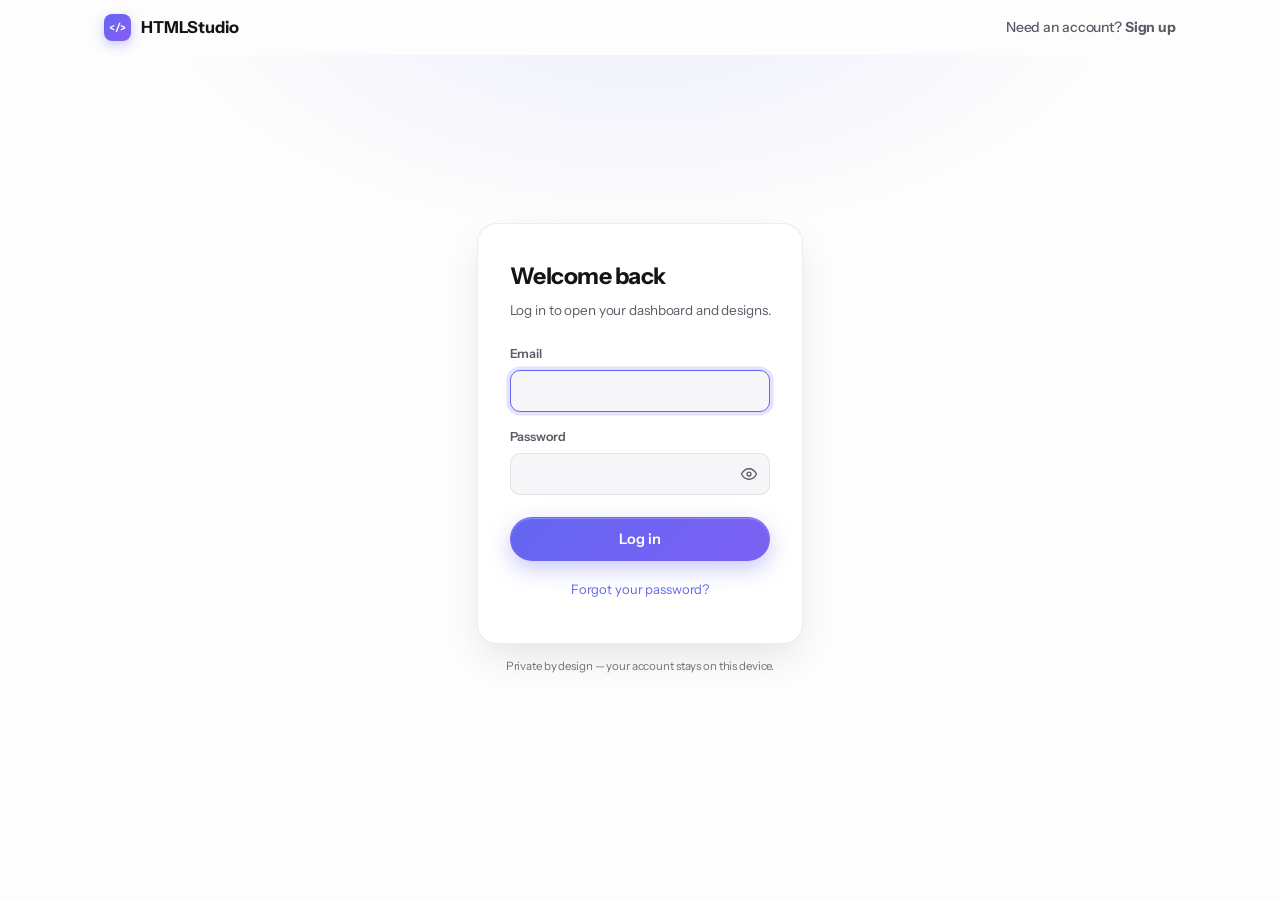
<file: WebApp/login.html>
<!DOCTYPE html>
<html lang="en">
<head>
<meta charset="UTF-8">
<meta name="viewport" content="width=device-width, initial-scale=1.0">
<meta name="color-scheme" content="light dark">
<title>Log in — HTMLStudio</title>
<link rel="stylesheet" href="aurora.css">
<script src="datastore.js"></script>
<script src="auth.js"></script>
<script>
  // Match whichever light/dark preference was set anywhere else in the
  // app, before first paint, so this page never looks like it "reverted".
  (function () {
    try {
      const t = localStorage.getItem('aurora-theme');
      if (t === 'dark' || t === 'light') document.documentElement.dataset.theme = t;
    } catch (e) {}
  })();
</script>
</head>
<body>
<nav class="site-nav">
  <a class="brand" href="index.html"><span class="dot"></span>HTMLStudio</a>
  <span class="grow"></span>
  <a class="nav-link" href="signup.html">Need an account? <strong>Sign up</strong></a>
</nav>

<div class="auth-wrap">
  <div>
    <form class="auth-card" id="login-form" novalidate>
      <h1>Welcome back</h1>
      <p class="sub">Log in to open your dashboard and designs.</p>

      <label class="field-label" for="email">Email</label>
      <input class="field-input" id="email" autofocus type="email" autocomplete="email" required>

      <label class="field-label" for="password">Password</label>
      <input class="field-input" id="password" type="password" autocomplete="current-password" required>

      <div class="auth-msg" id="msg" role="alert"></div>

      <button class="btn btn-primary btn-block" type="submit">Log in</button>
      <p class="auth-alt">
        <a href="reset.html">Forgot your password?</a>
      </p>
    </form>
    <p class="demo-note">
      Private by design — your account stays on this device.
    </p>
  </div>
</div>

<script>
(function () {
  // Only ever redirect to a same-origin page of our own. A raw ?next=
  // value could be an off-site URL (open redirect / phishing) or a
  // "javascript:" URI (which executes when assigned to location) — both
  // are rejected here, falling back to the dashboard.
  function safeNext(raw) {
    if (!raw) return 'dashboard.html';
    try {
      const u = new URL(raw, location.origin);
      if (u.origin !== location.origin) return 'dashboard.html';
      const rel = (u.pathname + u.search + u.hash).replace(/^\/+/, '');
      return rel || 'dashboard.html';
    } catch { return 'dashboard.html'; }
  }
  // Already signed in → straight to the destination.
  const next = safeNext(new URLSearchParams(location.search).get('next'));
  if (AuroraAuth.current()) { location.replace(next); return; }

  const form = document.getElementById('login-form');
  const msg = document.getElementById('msg');
  form.addEventListener('submit', async (e) => {
    e.preventDefault();
    msg.className = 'auth-msg';
    try {
      await AuroraAuth.login(
        document.getElementById('email').value,
        document.getElementById('password').value
      );
      location.href = next;
    } catch (err) {
      msg.textContent = err.message;
      msg.className = 'auth-msg error';
    }
  });
})();
</script>
</body>
</html>
</file>
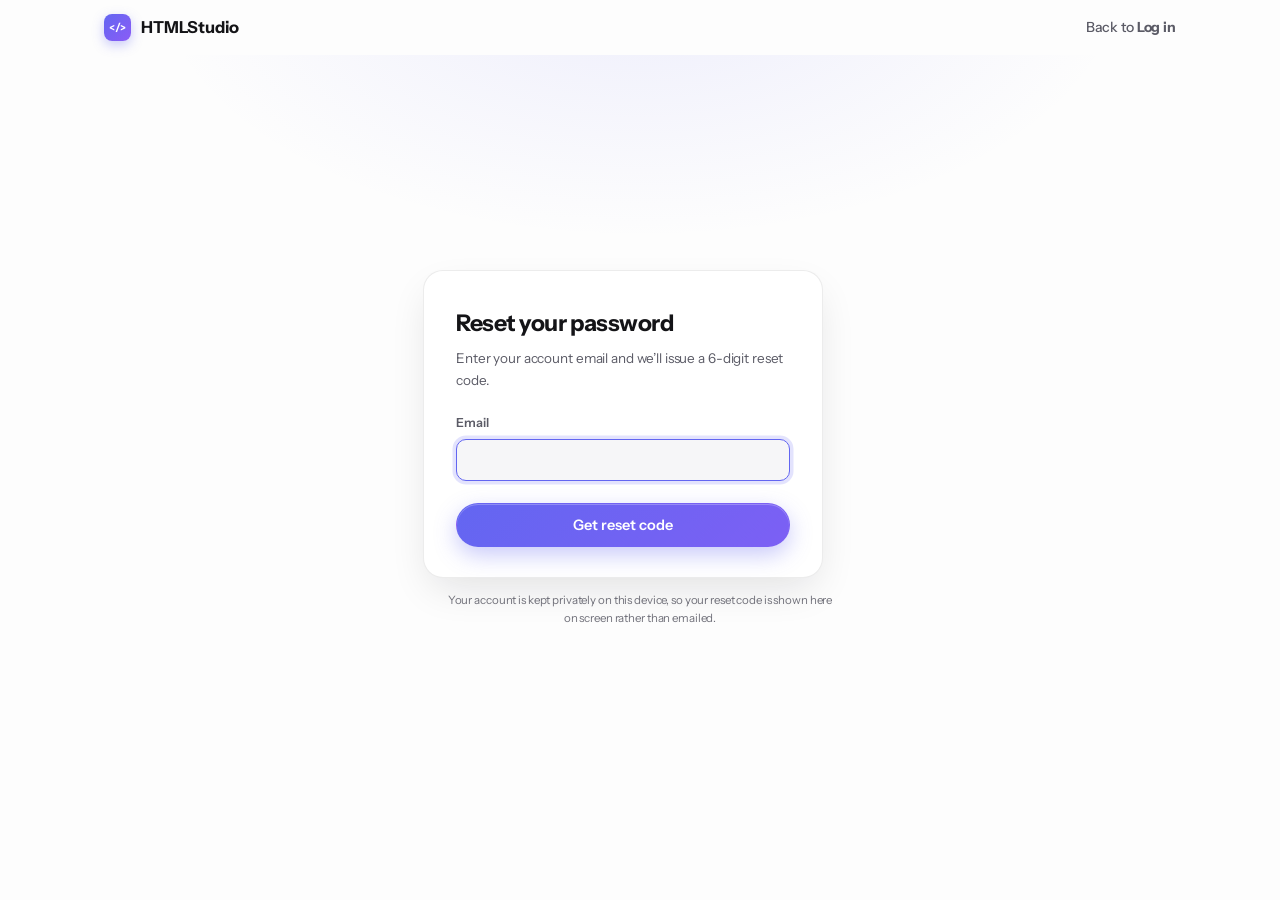
<file: WebApp/reset.html>
<!DOCTYPE html>
<html lang="en">
<head>
<meta charset="UTF-8">
<meta name="viewport" content="width=device-width, initial-scale=1.0">
<meta name="color-scheme" content="light dark">
<title>Reset password — HTMLStudio</title>
<link rel="stylesheet" href="aurora.css">
<script src="datastore.js"></script>
<script src="auth.js"></script>
<script>
  // Match whichever light/dark preference was set anywhere else in the
  // app, before first paint, so this page never looks like it "reverted".
  (function () {
    try {
      const t = localStorage.getItem('aurora-theme');
      if (t === 'dark' || t === 'light') document.documentElement.dataset.theme = t;
    } catch (e) {}
  })();
</script>
</head>
<body>
<nav class="site-nav">
  <a class="brand" href="index.html"><span class="dot"></span>HTMLStudio</a>
  <span class="grow"></span>
  <a class="nav-link" href="login.html">Back to <strong>Log in</strong></a>
</nav>

<div class="auth-wrap">
  <div>
    <!-- Step 1: request a code -->
    <form class="auth-card" id="request-form" novalidate>
      <h1>Reset your password</h1>
      <p class="sub">Enter your account email and we’ll issue a 6-digit reset code.</p>

      <label class="field-label" for="email">Email</label>
      <input class="field-input" id="email" autofocus type="email" autocomplete="email" required>

      <div class="auth-msg" id="request-msg" role="alert"></div>

      <button class="btn btn-primary btn-block" type="submit">Get reset code</button>
    </form>

    <!-- Step 2: apply the code -->
    <form class="auth-card" id="apply-form" style="display:none;" novalidate>
      <h1>Enter your code</h1>
      <p class="sub" id="apply-sub">Use the 6-digit code together with your new password.</p>

      <label class="field-label" for="code">Reset code</label>
      <input class="field-input" id="code" type="text" inputmode="numeric" maxlength="6"
             style="letter-spacing:0.3em;font-family:var(--code-font);" required>

      <label class="field-label" for="new-password">New password <span style="font-weight:400">(8+ characters)</span></label>
      <input class="field-input" id="new-password" type="password" data-strength autocomplete="new-password" minlength="8" required>

      <div class="auth-msg" id="apply-msg" role="alert"></div>

      <button class="btn btn-primary btn-block" type="submit">Set new password</button>
    </form>

    <p class="demo-note">
      Your account is kept privately on this device, so your reset code is
      shown here on screen rather than emailed.
    </p>
  </div>
</div>

<script>
(function () {
  const requestForm = document.getElementById('request-form');
  const applyForm = document.getElementById('apply-form');
  const requestMsg = document.getElementById('request-msg');
  const applyMsg = document.getElementById('apply-msg');
  let email = '';

  requestForm.addEventListener('submit', (e) => {
    e.preventDefault();
    requestMsg.className = 'auth-msg';
    try {
      email = document.getElementById('email').value;
      const code = AuroraAuth.requestReset(email);
      requestForm.style.display = 'none';
      applyForm.style.display = '';
      applyMsg.innerHTML = 'Your reset code: <code></code> — it expires in 15 minutes.';
      applyMsg.querySelector('code').textContent = code;
      applyMsg.className = 'auth-msg ok';
      document.getElementById('code').focus();
    } catch (err) {
      requestMsg.textContent = err.message;
      requestMsg.className = 'auth-msg error';
    }
  });

  applyForm.addEventListener('submit', async (e) => {
    e.preventDefault();
    try {
      await AuroraAuth.applyReset(
        email,
        document.getElementById('code').value,
        document.getElementById('new-password').value
      );
      applyMsg.textContent = 'Password updated — redirecting to log in…';
      applyMsg.className = 'auth-msg ok';
      setTimeout(() => location.href = 'login.html', 900);
    } catch (err) {
      applyMsg.textContent = err.message;
      applyMsg.className = 'auth-msg error';
    }
  });
})();
</script>
</body>
</html>
</file>
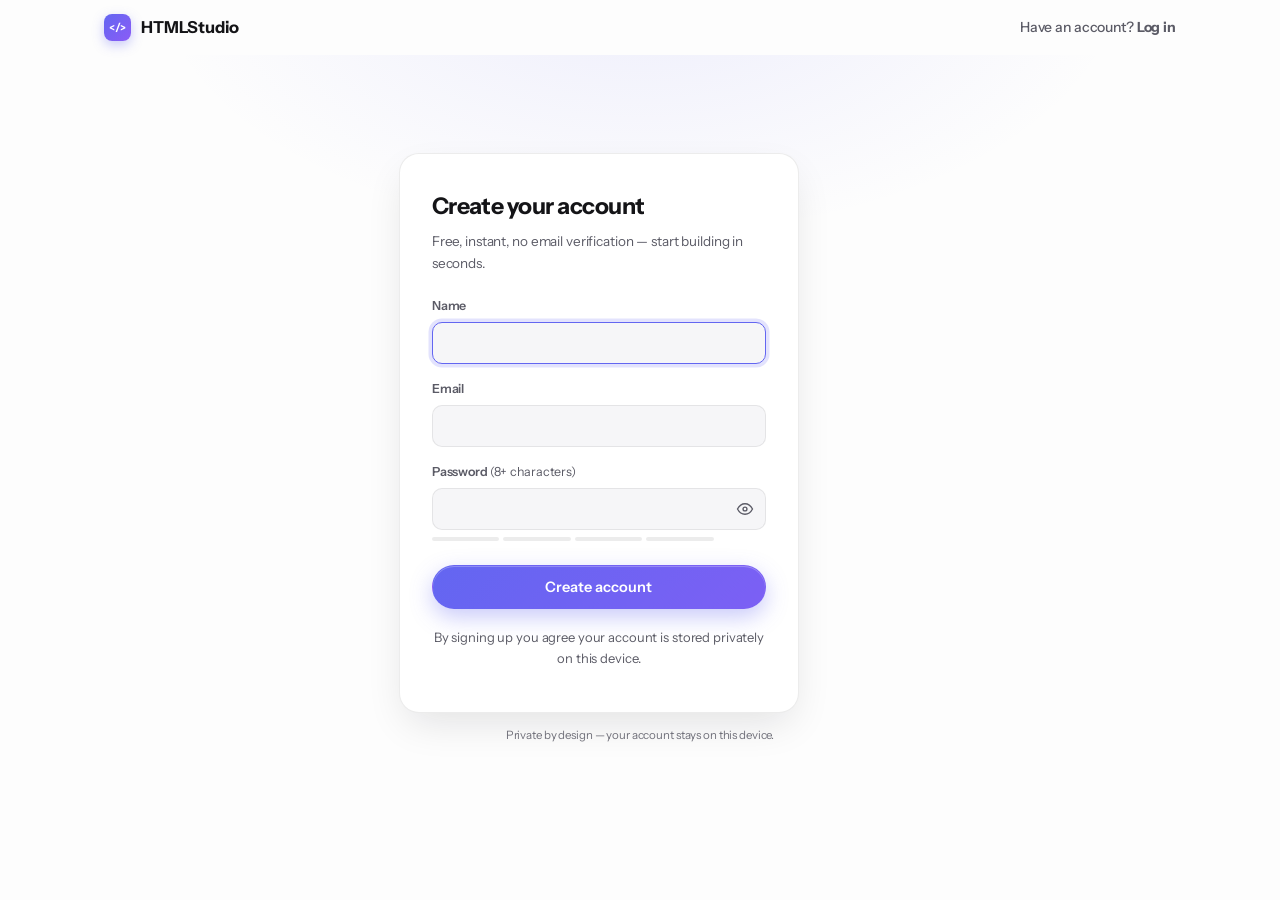
<file: WebApp/signup.html>
<!DOCTYPE html>
<html lang="en">
<head>
<meta charset="UTF-8">
<meta name="viewport" content="width=device-width, initial-scale=1.0">
<meta name="color-scheme" content="light dark">
<title>Sign up — HTMLStudio</title>
<link rel="stylesheet" href="aurora.css">
<script src="datastore.js"></script>
<script src="auth.js"></script>
<script>
  // Match whichever light/dark preference was set anywhere else in the
  // app, before first paint, so this page never looks like it "reverted".
  (function () {
    try {
      const t = localStorage.getItem('aurora-theme');
      if (t === 'dark' || t === 'light') document.documentElement.dataset.theme = t;
    } catch (e) {}
  })();
</script>
</head>
<body>
<nav class="site-nav">
  <a class="brand" href="index.html"><span class="dot"></span>HTMLStudio</a>
  <span class="grow"></span>
  <a class="nav-link" href="login.html">Have an account? <strong>Log in</strong></a>
</nav>

<div class="auth-wrap">
  <div>
    <form class="auth-card" id="signup-form" novalidate>
      <h1>Create your account</h1>
      <p class="sub">Free, instant, no email verification — start building in seconds.</p>

      <label class="field-label" for="name">Name</label>
      <input class="field-input" id="name" autofocus type="text" autocomplete="name" required>

      <label class="field-label" for="email">Email</label>
      <input class="field-input" id="email" type="email" autocomplete="email" required>

      <label class="field-label" for="password">Password <span style="font-weight:400">(8+ characters)</span></label>
      <input class="field-input" id="password" type="password" data-strength autocomplete="new-password" minlength="8" required>

      <div class="auth-msg" id="msg" role="alert"></div>

      <button class="btn btn-primary btn-block" type="submit">Create account</button>
      <p class="auth-alt">
        By signing up you agree your account is stored privately on this device.
      </p>
    </form>
    <p class="demo-note">
      Private by design — your account stays on this device.
    </p>
  </div>
</div>

<script>
(function () {
  if (AuroraAuth.current()) { location.replace('dashboard.html'); return; }

  const form = document.getElementById('signup-form');
  const msg = document.getElementById('msg');
  form.addEventListener('submit', async (e) => {
    e.preventDefault();
    msg.className = 'auth-msg';
    try {
      await AuroraAuth.signup({
        name: document.getElementById('name').value,
        email: document.getElementById('email').value,
        password: document.getElementById('password').value
      });
      location.href = 'dashboard.html';
    } catch (err) {
      msg.textContent = err.message;
      msg.className = 'auth-msg error';
    }
  });
})();
</script>
</body>
</html>
</file>
<file: WebApp/aurora.css>
/* Aurora site styles — shared by landing, auth, and dashboard pages.
   HTMLStudio design language: Instrument Sans/Serif, indigo→violet accents,
   light-first with a dark theme. Same token names as before so every page
   (and the editor) keeps working. */

@import url("fonts.css");

:root {
  --accent: #6366f1;
  --accent-2: #8b5cf6;
  --accent-hover: #4f46e5;
  --accent-ink: #ffffff;
  --grad: linear-gradient(135deg, var(--accent), var(--accent-2));
  --live: #10b981;
  --warn: #f59e0b;
  --danger: #f43f5e;
  --ui-font: "Instrument Sans", -apple-system, BlinkMacSystemFont, "Segoe UI", Roboto, sans-serif;
  --serif-font: "Instrument Serif", Georgia, serif;
  --code-font: "JetBrains Mono", ui-monospace, "SF Mono", Menlo, Consolas, monospace;
}

/* Light (default) */
:root, :root[data-theme="light"] {
  --bg: #fdfdfd;
  --bg-deep: #f6f6f8;
  --fg: #141417;
  --fg-dim: #5b5b66;
  --fg-faint: #9797a1;
  --panel: #ffffff;
  --border: rgba(20, 20, 23, 0.08);
  --field: #f6f6f8;
  --hover: rgba(20, 20, 23, 0.04);
  --shadow: 0 16px 40px -8px rgba(20, 20, 23, 0.12);
  --shadow-sm: 0 1px 3px rgba(20, 20, 23, 0.05);
}
:root[data-theme="dark"] {
  --bg: #101014;
  --bg-deep: #0b0b0e;
  --fg: #f2f2f5;
  --fg-dim: #a3a3ad;
  --fg-faint: #6b6b76;
  --panel: #17171c;
  --border: rgba(255, 255, 255, 0.09);
  --field: #1c1c22;
  --hover: rgba(255, 255, 255, 0.05);
  --shadow: 0 16px 40px -8px rgba(0, 0, 0, 0.5);
  --shadow-sm: 0 1px 3px rgba(0, 0, 0, 0.3);
}
@media (prefers-color-scheme: dark) {
  :root:not([data-theme]) {
    --bg: #101014;
    --bg-deep: #0b0b0e;
    --fg: #f2f2f5;
    --fg-dim: #a3a3ad;
    --fg-faint: #6b6b76;
    --panel: #17171c;
    --border: rgba(255, 255, 255, 0.09);
    --field: #1c1c22;
    --hover: rgba(255, 255, 255, 0.05);
    --shadow: 0 16px 40px -8px rgba(0, 0, 0, 0.5);
    --shadow-sm: 0 1px 3px rgba(0, 0, 0, 0.3);
  }
}

* { box-sizing: border-box; }
html, body { margin: 0; min-height: 100%; }
html { scroll-behavior: smooth; }
body {
  font-family: var(--ui-font);
  font-size: 15px;
  letter-spacing: -0.008em;
  line-height: 1.6;
  color: var(--fg);
  background: var(--bg);
  -webkit-font-smoothing: antialiased;
  transition: background 0.35s ease, color 0.35s ease;
}
a { color: var(--accent); text-decoration: none; }
a:hover { text-decoration: underline; }
::selection { background: rgba(99, 102, 241, 0.18); }

@media (prefers-reduced-motion: reduce) {
  *, *::before, *::after { animation-duration: 0.001ms !important; transition-duration: 0.001ms !important; }
}
:focus-visible { outline: 2px solid var(--accent); outline-offset: 2px; border-radius: 4px; }

/* Serif italic accent used in headings across the site */
.serif { font-family: var(--serif-font); font-style: italic; font-weight: 400; }
.grad-text {
  background: linear-gradient(100deg, var(--accent), var(--accent-2) 55%, #c084fc);
  -webkit-background-clip: text; background-clip: text; color: transparent;
}

/* ---------- Buttons ---------- */
.btn {
  display: inline-flex; align-items: center; justify-content: center; gap: 8px;
  padding: 12px 24px; border-radius: 999px; border: 1px solid transparent;
  font-family: var(--ui-font); font-size: 14.5px; font-weight: 600; cursor: pointer; white-space: nowrap;
  text-decoration: none !important;
  transition: background 0.16s ease, border-color 0.16s ease, transform 0.15s ease, box-shadow 0.2s ease;
}
.btn:active { transform: scale(0.97); }
.btn-primary {
  background: var(--grad); background-size: 160% 160%; color: var(--accent-ink);
  box-shadow: 0 8px 22px rgba(99, 102, 241, 0.35), inset 0 1px 0 rgba(255, 255, 255, 0.25);
  animation: grad-shift 5s ease infinite;
}
.btn-primary:hover { transform: translateY(-1px); box-shadow: 0 12px 28px rgba(99, 102, 241, 0.45), inset 0 1px 0 rgba(255, 255, 255, 0.25); }
.btn-primary:active { transform: scale(0.97); }
@keyframes grad-shift { 0%, 100% { background-position: 0% 50%; } 50% { background-position: 100% 50%; } }
.btn-ghost {
  background: var(--panel); color: var(--fg); border-color: var(--border);
  box-shadow: var(--shadow-sm);
}
.btn-ghost:hover { border-color: var(--fg-dim); transform: translateY(-1px); }
.btn-dark { background: var(--fg); color: var(--bg); }
.btn-dark:hover { transform: translateY(-1px); box-shadow: 0 8px 20px rgba(20, 20, 23, 0.25); }
.btn-block { width: 100%; }
.btn svg { width: 16px; height: 16px; }

/* ---------- Site nav ---------- */
.site-nav {
  display: flex; align-items: center; gap: 14px;
  max-width: 1120px; margin: 0 auto; padding: 14px 24px;
}
.site-nav.sticky {
  position: sticky; top: 0; z-index: 50; max-width: none;
  backdrop-filter: blur(16px); -webkit-backdrop-filter: blur(16px);
  background: color-mix(in srgb, var(--bg) 72%, transparent);
  border-bottom: 1px solid var(--border);
}
.site-nav.sticky .nav-inner {
  display: flex; align-items: center; gap: 14px; flex: 1;
  max-width: 1120px; margin: 0 auto;
}
.brand {
  display: inline-flex; align-items: center; gap: 10px;
  font-weight: 700; font-size: 16.5px; letter-spacing: -0.01em;
  color: var(--fg); text-decoration: none !important;
}
.brand .dot {
  width: 27px; height: 27px; border-radius: 8px; flex: none;
  background: var(--grad);
  box-shadow: 0 4px 12px rgba(99, 102, 241, 0.35);
  display: inline-flex; align-items: center; justify-content: center;
}
.brand .dot::before {
  content: "</>"; font-family: var(--code-font); font-size: 9.5px; font-weight: 700;
  color: #fff; letter-spacing: -0.05em;
}
.site-nav .grow { flex: 1; }
.site-nav .nav-link { color: var(--fg-dim); font-size: 14px; font-weight: 500; }
.site-nav .nav-link:hover { color: var(--fg); text-decoration: none; }

/* ---------- Auth card ---------- */
.auth-wrap {
  min-height: calc(100vh - 76px);
  display: grid; place-items: center; padding: 28px 20px 64px;
  background:
    radial-gradient(700px 380px at 50% -10%, rgba(99, 102, 241, 0.10), transparent 70%),
    var(--bg);
}
.auth-card {
  width: min(400px, 100%);
  background: var(--panel);
  border: 1px solid var(--border);
  border-radius: 20px;
  box-shadow: var(--shadow);
  padding: 34px 32px 30px;
  animation: card-in 0.34s cubic-bezier(0.16, 1, 0.3, 1);
}
@keyframes card-in {
  from { opacity: 0; transform: translateY(12px) scale(0.98); }
  to { opacity: 1; transform: none; }
}
.auth-card h1 { font-size: 23px; font-weight: 700; letter-spacing: -0.02em; margin: 0 0 6px; }
.auth-card .sub { color: var(--fg-dim); font-size: 13.5px; margin: 0 0 22px; }
.field-label { display: block; font-size: 12.5px; font-weight: 600; color: var(--fg-dim); margin: 15px 0 6px; }
.field-input {
  width: 100%; padding: 11px 13px;
  background: var(--field); color: var(--fg);
  border: 1px solid var(--border); border-radius: 10px;
  font-size: 14.5px; font-family: inherit;
  transition: border-color 0.15s ease, box-shadow 0.15s ease;
}
.field-input:focus {
  outline: none; border-color: var(--accent);
  box-shadow: 0 0 0 3.5px rgba(99, 102, 241, 0.18);
}
.auth-card .btn-block { margin-top: 22px; }
.auth-alt { text-align: center; font-size: 13px; color: var(--fg-dim); margin-top: 18px; }
.auth-msg {
  display: none; margin-top: 16px; padding: 11px 13px; border-radius: 10px;
  font-size: 13px; line-height: 1.5;
}
.auth-msg.error {
  display: block;
  background: color-mix(in srgb, var(--danger) 12%, transparent);
  border: 1px solid color-mix(in srgb, var(--danger) 35%, transparent);
  color: var(--fg);
}
.auth-msg.ok {
  display: block;
  background: color-mix(in srgb, var(--live) 12%, transparent);
  border: 1px solid color-mix(in srgb, var(--live) 35%, transparent);
  color: var(--fg);
}
.auth-msg code {
  font-family: var(--code-font); font-size: 16px; letter-spacing: 0.15em;
  display: inline-block; padding: 2px 8px; border-radius: 6px;
  background: color-mix(in srgb, var(--fg) 8%, transparent);
}
.demo-note {
  max-width: 400px; margin: 14px auto 0; text-align: center;
  font-size: 11.5px; color: var(--fg-dim); line-height: 1.55; opacity: 0.85;
}

/* ---------- Dashboard (classic classes, restyled) ---------- */
.dash { max-width: 1120px; margin: 0 auto; padding: 8px 24px 72px; }
.dash-hero { margin: 26px 0 8px; }
.dash-hero h1 { font-size: 26px; font-weight: 700; letter-spacing: -0.02em; margin: 0; }
.dash-hero p { color: var(--fg-dim); margin: 6px 0 0; font-size: 14.5px; }
.stat-row {
  display: grid; grid-template-columns: repeat(auto-fit, minmax(150px, 1fr));
  gap: 14px; margin: 26px 0;
}
.stat {
  background: var(--panel); border: 1px solid var(--border); border-radius: 14px;
  padding: 18px 20px; box-shadow: var(--shadow-sm);
}
.stat .num {
  font-size: 27px; font-weight: 700; letter-spacing: -0.02em; font-variant-numeric: tabular-nums;
  background: linear-gradient(120deg, var(--accent), var(--accent-2));
  -webkit-background-clip: text; background-clip: text; color: transparent;
}
.stat .lbl { font-size: 11.5px; color: var(--fg-dim); font-weight: 600; text-transform: uppercase; letter-spacing: 0.06em; margin-top: 2px; }
.action-grid {
  display: grid; grid-template-columns: repeat(auto-fit, minmax(230px, 1fr));
  gap: 14px; margin-top: 8px;
}
.action-card {
  display: block; background: var(--panel); border: 1px solid var(--border);
  border-radius: 16px; padding: 22px; color: var(--fg);
  text-decoration: none !important; cursor: pointer; box-shadow: var(--shadow-sm);
  transition: border-color 0.18s ease, transform 0.18s ease, box-shadow 0.18s ease;
}
.action-card:hover {
  border-color: color-mix(in srgb, var(--accent) 55%, transparent);
  transform: translateY(-3px); box-shadow: var(--shadow);
}
.action-card .ico {
  width: 38px; height: 38px; border-radius: 11px;
  display: flex; align-items: center; justify-content: center;
  background: rgba(99, 102, 241, 0.1);
  color: var(--accent); margin-bottom: 14px;
}
.action-card .ico svg { width: 19px; height: 19px; }
.action-card h3 { margin: 0 0 4px; font-size: 15.5px; font-weight: 600; }
.action-card p { margin: 0; font-size: 13px; color: var(--fg-dim); line-height: 1.55; }
.dash-section-label {
  font-size: 11.5px; font-weight: 700; letter-spacing: 0.07em; text-transform: uppercase;
  color: var(--fg-faint); margin: 34px 0 12px;
}
.account-row {
  display: flex; align-items: center; gap: 14px; flex-wrap: wrap;
  background: var(--panel); border: 1px solid var(--border);
  border-radius: 16px; padding: 16px 20px; box-shadow: var(--shadow-sm);
}
.avatar {
  width: 42px; height: 42px; border-radius: 50%; flex: none;
  display: flex; align-items: center; justify-content: center;
  background: var(--grad);
  color: #fff; font-weight: 700; font-size: 16px;
}
.account-row .grow { flex: 1; min-width: 0; }
.account-row .name { font-weight: 600; font-size: 14.5px; }
.account-row .email { font-size: 12.5px; color: var(--fg-dim); overflow: hidden; text-overflow: ellipsis; }

/* ---------- Shared section scaffolding (landing) ---------- */
.section { max-width: 1120px; margin: 0 auto; padding: 72px 24px 0; }
.kicker {
  font-size: 13px; font-weight: 600; letter-spacing: 0.1em; text-transform: uppercase;
  color: var(--accent); margin: 0 0 14px;
}
.section > h2 {
  font-size: clamp(28px, 3.6vw, 40px); font-weight: 700; letter-spacing: -0.03em;
  line-height: 1.1; margin: 0 0 10px; text-wrap: balance;
}
.section > .section-sub { color: var(--fg-dim); margin: 0 0 36px; max-width: 60ch; font-size: 15px; }

/* Scroll reveal (elements marked data-reveal are hidden by JS, then shown) */
.reveal-init { opacity: 0; transform: translateY(24px); }
.reveal-in {
  opacity: 1; transform: translateY(0);
  transition: opacity 0.7s cubic-bezier(0.2, 0.7, 0.2, 1), transform 0.7s cubic-bezier(0.2, 0.7, 0.2, 1);
}

/* ---------- Footer ---------- */
.site-footer {
  border-top: 1px solid var(--border);
  padding: 26px 24px; margin-top: 64px;
  display: flex; gap: 16px; align-items: center; justify-content: center;
  font-size: 12.5px; color: var(--fg-dim); flex-wrap: wrap; text-align: center;
}
.site-footer a { color: var(--fg-dim); }
.site-footer a:hover { color: var(--accent); }

/* ---------- Password field: reveal toggle + strength meter ---------- */
.pw-field { position: relative; }
.pw-field .field-input { padding-right: 42px; }
.pw-toggle {
  position: absolute; right: 6px; top: 50%; transform: translateY(-50%);
  width: 30px; height: 30px; border: none; background: transparent; color: var(--fg-dim);
  cursor: pointer; display: flex; align-items: center; justify-content: center; border-radius: 6px;
}
.pw-toggle:hover { color: var(--fg); background: var(--hover); }
.pw-toggle svg { width: 18px; height: 18px; }
.pw-strength { display: flex; align-items: center; gap: 8px; margin: 7px 0 2px; }
.pw-bars { display: flex; gap: 4px; flex: 1; }
.pw-bars i { height: 4px; flex: 1; border-radius: 2px; background: var(--border); transition: background 0.2s ease; }
.pw-strength-label { font-size: 11px; font-weight: 600; color: var(--fg-dim); min-width: 44px; text-align: right; }
.pw-strength.lvl-1 { --_pwc: var(--danger); }
.pw-strength.lvl-2 { --_pwc: var(--warn); }
.pw-strength.lvl-3 { --_pwc: #eab308; }
.pw-strength.lvl-4 { --_pwc: var(--live); }
.pw-strength.lvl-1 .pw-bars i:nth-child(-n+1),
.pw-strength.lvl-2 .pw-bars i:nth-child(-n+2),
.pw-strength.lvl-3 .pw-bars i:nth-child(-n+3),
.pw-strength.lvl-4 .pw-bars i:nth-child(-n+4) { background: var(--_pwc); }
.pw-strength.lvl-1 .pw-strength-label { color: var(--danger); }
.pw-strength.lvl-4 .pw-strength-label { color: var(--live); }
</file>
<file: Examples/demo-site/styles.css>
/* Aurora demo styles */

:root {
    --accent: #6c7bff;
    --ink: #1c2030;
    --paper: #f7f8fd;
}

* {
    margin: 0;
    padding: 0;
    box-sizing: border-box;
}

body {
    font-family: -apple-system, "SF Pro Text", "Segoe UI", sans-serif;
    color: var(--ink);
    background: var(--paper);
}

.hero {
    padding: 48px 32px 72px;
    background: linear-gradient(135deg, #6c7bff 0%, #9a5cf5 100%);
    color: white;
    text-align: center;
}

nav {
    display: flex;
    align-items: center;
    justify-content: space-between;
    max-width: 880px;
    margin: 0 auto 56px;
}

.logo {
    font-weight: 800;
    font-size: 1.2rem;
    letter-spacing: 0.04em;
}

nav ul {
    display: flex;
    gap: 24px;
    list-style: none;
}

nav a {
    color: rgba(255, 255, 255, 0.85);
    text-decoration: none;
}

nav a:hover {
    color: white;
}

h1 {
    font-size: 2.6rem;
    margin-bottom: 12px;
}

.tagline {
    max-width: 480px;
    margin: 0 auto 28px;
    opacity: 0.9;
}

#cta {
    padding: 12px 28px;
    border: none;
    border-radius: 999px;
    background: white;
    color: var(--accent);
    font-size: 1rem;
    font-weight: 700;
    cursor: pointer;
    transition: transform 0.15s ease;
}

#cta:hover {
    transform: scale(1.05);
}

.grid {
    display: grid;
    grid-template-columns: repeat(auto-fit, minmax(220px, 1fr));
    gap: 20px;
    max-width: 880px;
    margin: -36px auto 48px;
    padding: 0 24px;
}

.card {
    background: white;
    border-radius: 14px;
    padding: 24px;
    box-shadow: 0 10px 30px rgba(28, 32, 48, 0.08);
}

.card h2 {
    font-size: 1.1rem;
    margin-bottom: 8px;
}

footer {
    text-align: center;
    padding: 24px;
    color: #8a90a8;
    font-size: 0.9rem;
}
</file>
